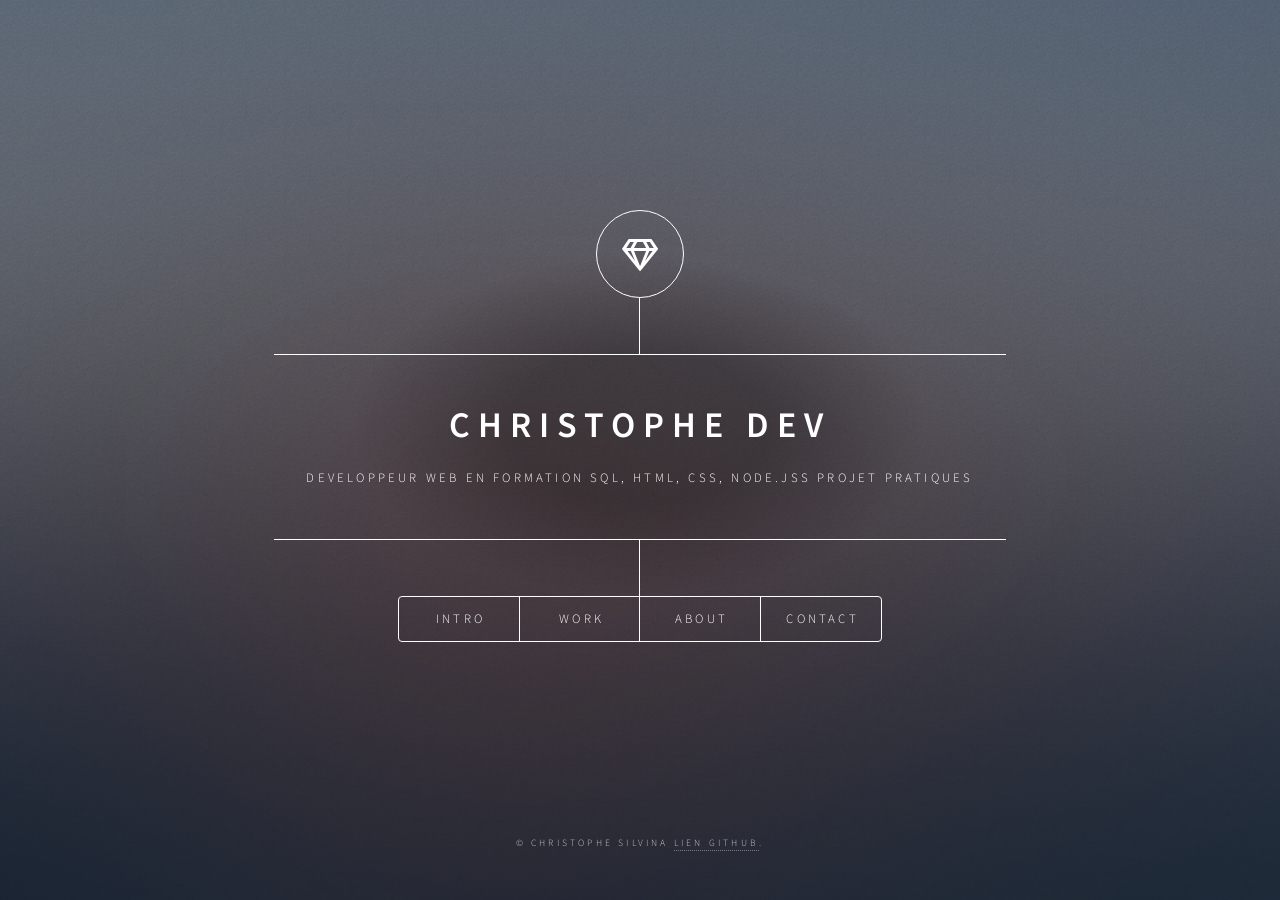
<file: Portfolio_Static_Christophe/index.html>
<!DOCTYPE html>

<html>
  <head>
    <title>Christophe Dev</title>
    <meta charset="utf-8" />
    <meta
      name="viewport"
      content="width=device-width, initial-scale=1, user-scalable=no"
    />
    <link rel="stylesheet" href="assets/css/main.css" />
    <noscript
      ><link rel="stylesheet" href="assets/css/noscript.css"
    /></noscript>
  </head>
  <body class="is-preload">
    
    <div id="wrapper">
     
      <header id="header">
        <div class="logo">
          <span class="icon fa-gem"></span>
        </div>
        <div class="content">
          <div class="inner">
            <h1>Christophe Dev</h1>
            <p>
              Developpeur Web en formation SQL, HTML, CSS, Node.jss
              <a href="https://github.com/Kranlearn"></a> projet pratiques<br />
            </p>
          </div>
        </div>
        <nav>
          <ul>
            <li><a href="#intro">Intro</a></li>
            <li><a href="#work">Work</a></li>
            <li><a href="#about">About</a></li>
            <li><a href="#contact">Contact</a></li>
          </ul>
        </nav>
      </header>

      <div id="main">
        <article id="intro">
          <h2 class="major">Intro</h2>
          <span class="image main"><img src="images/pic01.jpg" alt="" /></span>
          <p>
            Salut! Je m'appel Christophe et je suis Developpeur Web Juniour - SQL & Application Web Spécialisé en structure de bases 
			      de donnée et logique backend. Je me spécialise dans le SQL, la création de bases de
            données relationnelles et la construction de projets web complets.
            Mon objectif: devenir indépendant et produire des applications
            fonctionnelles et propres. 
			      Je developpe des projets concrets orientés logique métier, avec une attention particulière à la propreté du schéma, 
		      	à l'optimisation des requetes et à la clarté du code. 
			      Actuellement en recherche d'une première opportunité professionnelle pour mettre mes compétences en pratique.

			<br /><a href="#work">awesome work</a>.
          </p>
        </article>

        <article id="work">
          <h2 class="major">Mes projets</h2>
          <h3>Projet SQL: Gestion de tâches</h3>
          <span class="image main"><img src="images/pic02.jpg" alt="" /></span>
          <p>
            Création d'une bases de données relationnelle permettant la gestion de tâches par utilisateurs
			avec tables users, tasks, projets.
            Requêtes avancées avec JOIN, GROUP BY, créations de VIEW pour
            simplifier l'accès aux données.
			Permettant d'afficher:
			 <ul>
				<li> Nombre total de tâches par utilisateurs</li>
				<li>Tâches complétées, Tâches en retard</li>
				<li> Taux de complétion (%)</li>
				<li> Corréction et optimisation du schéma (normalisation des noms de colonnes, gestion des erreurs 1054)</li>
			 </ul>
			
          </p>
          <a
            class="button"
            href="file:///C:/Users/Christophe/Desktop/programmation/to-do-list/index.html"
            >Voir le code</a
          >
        </article>
        <br />
        <article id="work">
          <h3>API Méteo</h3>
          <span class="image main"><img src="images/pic02.jpg" alt="" /></span>
          <p>
            Une interface connectée en temps réel, avec graphique dynamique et
            affichage stylisé. Utilisation d’API, traitement de données, et
            visualisation avec Chart.js.
            Compétence utilisé.
            <ul>
              <li>HTML</li>
              <li>CSS</li>
              <li>Javascript</li>
            </ul>
          </p>
          <a class="button"
            href="https://github.com/Kranlearn/Projet_to_do_list-sort-some-user-and-task/blob/main/todo_db.sql"
            >Voir le code</a
          >
        </article>
 <br />
        <article id="work">
          <h3>Site vitrine - Robbie Lens </h3>
          <span class="image main"><img src="images/Capture d'écran 2026-02-17 161908.png" alt="" /></span>
          <p>
            A partir d'un cours de la plateforme OpenClassroom je devais me réferer au énoncer et exercice d'entrainement pour construire 
            intégralement et structurer le site de l'artiste <em>Robbie Lens.</em>
             <ul>
              <li>HTML</li>
              <li>CSS</li>
              <li>Javascript</li>
            </ul>
          </p>
          <a
            class="button"
            href="https://github.com/Kranlearn/Web-site-Robbie"
            >Voir le code</a
          >
        </article>

        <article id="about">
          <h2 class="major">About</h2>
          <span class="image main"><img src="images/fotis-fotopoulos-6sAl6aQ4OWI-unsplash.jpg" alt="" /></span>
          <p>
            Je travaille principalement avec HTML, CSS, Javascript et SQL.
            J'aime construire des projets intéractifs et efficaces, en testant 
            et en apprenant constamment.
            Pour moi, chaque projet est une opportunité d'améliorer mes compétences et de créer quelque 
            chose de concret.
          </p>
            <p>
            Mon objectif est de continuer à progresser en développement web et en base de données,
            pour pouvoir contribuer à des projets réels et démontrer qu'un junior motivé peut produire 
            un travail de qualité.
          </p>
        </article>

        <article id="contact">
          <h2 class="major">Contact</h2>
          <form method="post" action="#">
            <div class="fields">
              <div class="field half">
                <label for="name">Name</label>
                <input type="text" name="name" id="name" />
              </div>
              <div class="field half">
                <label for="email">Email</label>
                <input type="text" name="email" id="email" />
              </div>
              <div class="field">
                <label for="message">Message</label>
                <textarea name="message" id="message" rows="4"></textarea>
              </div>
            </div>
            <ul class="actions">
              <li>
                <input type="submit" value="Send Message" class="primary" />
              </li>
              <li><input type="reset" value="Reset" /></li>
            </ul>
          </form>
          <ul class="icons">
            <li>
              <a href="#" class="icon brands fa-twitter"
                ><span class="label">Twitter</span></a
              >
            </li>
            <li>
              <a href="#" class="icon brands fa-facebook-f"
                ><span class="label">Facebook</span></a
              >
            </li>
            <li>
              <a href="#" class="icon brands fa-instagram"
                ><span class="label">Instagram</span></a
              >
            </li>
            <li>
              <a href="#" class="icon brands fa-github"
                ><span class="label">GitHub</span></a
              >
            </li>
          </ul>
        </article>

        <!-- Elements -->
        <article id="elements">
          <h2 class="major">Elements</h2>

          <section>
            <h3 class="major">Text</h3>
            <p>
              This is <b>bold</b> and this is <strong>strong</strong>. This is
              <i>italic</i> and this is <em>emphasized</em>. This is
              <sup>superscript</sup> text and this is <sub>subscript</sub> text.
              This is <u>underlined</u> and this is code:
              <code>for (;;) { ... }</code>. Finally,
              <a href="#">this is a link</a>.
            </p>
            <hr />
            <h2>Heading Level 2</h2>
            <h3>Heading Level 3</h3>
            <h4>Heading Level 4</h4>
            <h5>Heading Level 5</h5>
            <h6>Heading Level 6</h6>
            <hr />
            <h4>Blockquote</h4>
            <blockquote>
              Fringilla nisl. Donec accumsan interdum nisi, quis tincidunt felis
              sagittis eget tempus euismod. Vestibulum ante ipsum primis in
              faucibus vestibulum. Blandit adipiscing eu felis iaculis volutpat
              ac adipiscing accumsan faucibus. Vestibulum ante ipsum primis in
              faucibus lorem ipsum dolor sit amet nullam adipiscing eu felis.
            </blockquote>
            <h4>Preformatted</h4>
            <pre><code>i = 0;

while (!deck.isInOrder()) {
    print 'Iteration ' + i;
    deck.shuffle();
    i++;
}

print 'It took ' + i + ' iterations to sort the deck.';</code></pre>
          </section>

          <section>
            <h3 class="major">Lists</h3>

            <h4>Unordered</h4>
            <ul>
              <li>Dolor pulvinar etiam.</li>
              <li>Sagittis adipiscing.</li>
              <li>Felis enim feugiat.</li>
            </ul>

            <h4>Alternate</h4>
            <ul class="alt">
              <li>Dolor pulvinar etiam.</li>
              <li>Sagittis adipiscing.</li>
              <li>Felis enim feugiat.</li>
            </ul>

            <h4>Ordered</h4>
            <ol>
              <li>Dolor pulvinar etiam.</li>
              <li>Etiam vel felis viverra.</li>
              <li>Felis enim feugiat.</li>
              <li>Dolor pulvinar etiam.</li>
              <li>Etiam vel felis lorem.</li>
              <li>Felis enim et feugiat.</li>
            </ol>
            <h4>Icons</h4>
            <ul class="icons">
              <li>
                <a href="#" class="icon brands fa-twitter"
                  ><span class="label">Twitter</span></a
                >
              </li>
              <li>
                <a href="#" class="icon brands fa-facebook-f"
                  ><span class="label">Facebook</span></a
                >
              </li>
              <li>
                <a href="#" class="icon brands fa-instagram"
                  ><span class="label">Instagram</span></a
                >
              </li>
              <li>
                <a
                  href="https://github.com/Kranlearn"
                  class="icon brands fa-github"
                  ><span class="label">Github</span></a
                >
              </li>
            </ul>

            <h4>Actions</h4>
            <ul class="actions">
              <li><a href="#" class="button primary">Default</a></li>
              <li><a href="#" class="button">Default</a></li>
            </ul>
            <ul class="actions stacked">
              <li><a href="#" class="button primary">Default</a></li>
              <li><a href="#" class="button">Default</a></li>
            </ul>
          </section>

          <section>
            <h3 class="major">Table</h3>
            <h4>Default</h4>
            <div class="table-wrapper">
              <table>
                <thead>
                  <tr>
                    <th>Name</th>
                    <th>Description</th>
                    <th>Price</th>
                  </tr>
                </thead>
                <tbody>
                  <tr>
                    <td>Item One</td>
                    <td>Ante turpis integer aliquet porttitor.</td>
                    <td>29.99</td>
                  </tr>
                  <tr>
                    <td>Item Two</td>
                    <td>Vis ac commodo adipiscing arcu aliquet.</td>
                    <td>19.99</td>
                  </tr>
                  <tr>
                    <td>Item Three</td>
                    <td>Morbi faucibus arcu accumsan lorem.</td>
                    <td>29.99</td>
                  </tr>
                  <tr>
                    <td>Item Four</td>
                    <td>Vitae integer tempus condimentum.</td>
                    <td>19.99</td>
                  </tr>
                  <tr>
                    <td>Item Five</td>
                    <td>Ante turpis integer aliquet porttitor.</td>
                    <td>29.99</td>
                  </tr>
                </tbody>
                <tfoot>
                  <tr>
                    <td colspan="2"></td>
                    <td>100.00</td>
                  </tr>
                </tfoot>
              </table>
            </div>

            <h4>Alternate</h4>
            <div class="table-wrapper">
              <table class="alt">
                <thead>
                  <tr>
                    <th>Name</th>
                    <th>Description</th>
                    <th>Price</th>
                  </tr>
                </thead>
                <tbody>
                  <tr>
                    <td>Item One</td>
                    <td>Ante turpis integer aliquet porttitor.</td>
                    <td>29.99</td>
                  </tr>
                  <tr>
                    <td>Item Two</td>
                    <td>Vis ac commodo adipiscing arcu aliquet.</td>
                    <td>19.99</td>
                  </tr>
                  <tr>
                    <td>Item Three</td>
                    <td>Morbi faucibus arcu accumsan lorem.</td>
                    <td>29.99</td>
                  </tr>
                  <tr>
                    <td>Item Four</td>
                    <td>Vitae integer tempus condimentum.</td>
                    <td>19.99</td>
                  </tr>
                  <tr>
                    <td>Item Five</td>
                    <td>Ante turpis integer aliquet porttitor.</td>
                    <td>29.99</td>
                  </tr>
                </tbody>
                <tfoot>
                  <tr>
                    <td colspan="2"></td>
                    <td>100.00</td>
                  </tr>
                </tfoot>
              </table>
            </div>
          </section>

          <section>
            <h3 class="major">Buttons</h3>
            <ul class="actions">
              <li><a href="#" class="button primary">Primary</a></li>
              <li><a href="#" class="button">Default</a></li>
            </ul>
            <ul class="actions">
              <li><a href="#" class="button">Default</a></li>
              <li><a href="#" class="button small">Small</a></li>
            </ul>
            <ul class="actions">
              <li>
                <a href="#" class="button primary icon solid fa-download"
                  >Icon</a
                >
              </li>
              <li>
                <a href="#" class="button icon solid fa-download">Icon</a>
              </li>
            </ul>
            <ul class="actions">
              <li><span class="button primary disabled">Disabled</span></li>
              <li><span class="button disabled">Disabled</span></li>
            </ul>
          </section>

          <section>
            <h3 class="major">Form</h3>
            <form method="post" action="#">
              <div class="fields">
                <div class="field half">
                  <label for="demo-name">Name</label>
                  <input
                    type="text"
                    name="demo-name"
                    id="demo-name"
                    value=""
                    placeholder="Jane Doe"
                  />
                </div>
                <div class="field half">
                  <label for="demo-email">Email</label>
                  <input
                    type="email"
                    name="demo-email"
                    id="demo-email"
                    value=""
                    placeholder="jane@untitled.tld"
                  />
                </div>
                <div class="field">
                  <label for="demo-category">Category</label>
                  <select name="demo-category" id="demo-category">
                    <option value="">-</option>
                    <option value="1">Manufacturing</option>
                    <option value="1">Shipping</option>
                    <option value="1">Administration</option>
                    <option value="1">Human Resources</option>
                  </select>
                </div>
                <div class="field half">
                  <input
                    type="radio"
                    id="demo-priority-low"
                    name="demo-priority"
                    checked
                  />
                  <label for="demo-priority-low">Low</label>
                </div>
                <div class="field half">
                  <input
                    type="radio"
                    id="demo-priority-high"
                    name="demo-priority"
                  />
                  <label for="demo-priority-high">High</label>
                </div>
                <div class="field half">
                  <input type="checkbox" id="demo-copy" name="demo-copy" />
                  <label for="demo-copy">Email me a copy</label>
                </div>
                <div class="field half">
                  <input
                    type="checkbox"
                    id="demo-human"
                    name="demo-human"
                    checked
                  />
                  <label for="demo-human">Not a robot</label>
                </div>
                <div class="field">
                  <label for="demo-message">Message</label>
                  <textarea
                    name="demo-message"
                    id="demo-message"
                    placeholder="Enter your message"
                    rows="6"
                  ></textarea>
                </div>
              </div>
              <ul class="actions">
                <li>
                  <input type="submit" value="Send Message" class="primary" />
                </li>
                <li><input type="reset" value="Reset" /></li>
              </ul>
            </form>
          </section>
        </article>
      </div>

      <footer id="footer">
        <p class="copyright">
          &copy; Christophe Silvina
          <a href="https://github.com/Kranlearn?tab=repositories">Lien Github</a
          >.
        </p>
      </footer>
    </div>

    <!-- BG -->
    <div id="bg"></div>

    <!-- Scripts -->
    <script src="assets/js/jquery.min.js"></script>
    <script src="assets/js/browser.min.js"></script>
    <script src="assets/js/breakpoints.min.js"></script>
    <script src="assets/js/util.js"></script>
    <script src="assets/js/main.js"></script>
  </body>
</html>
</file>
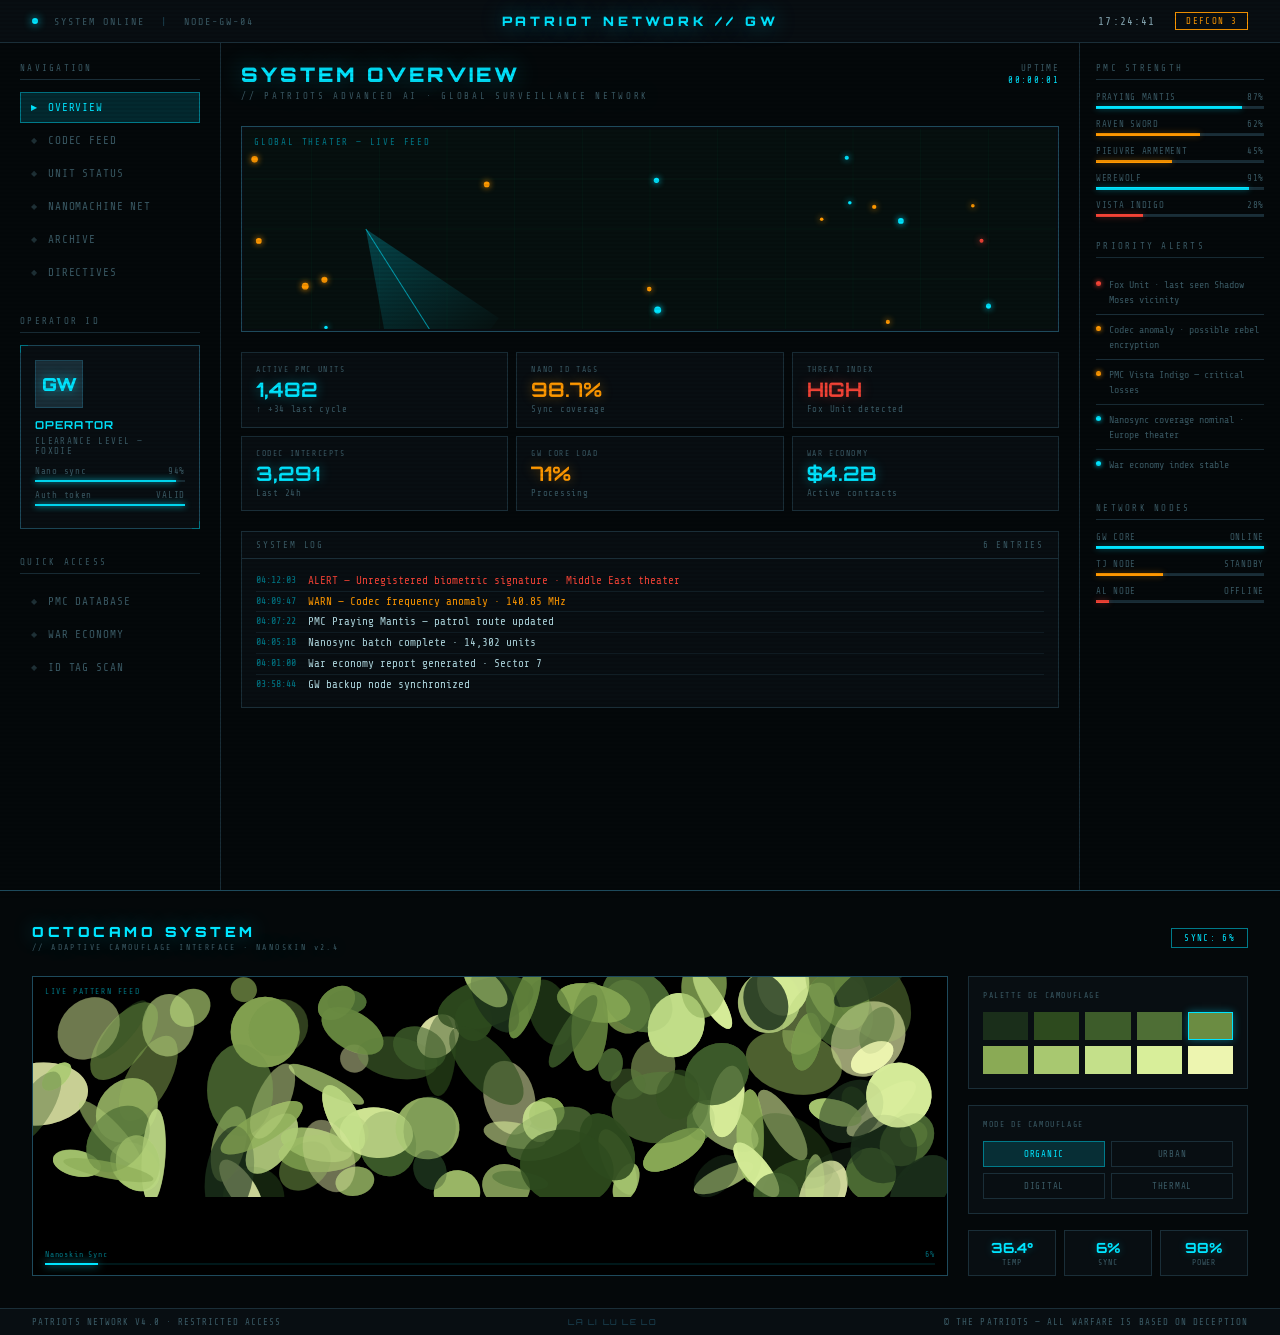
<file: Portfolio_Static_Christophe/GW-Christophe/gw-dashboard.html>
<!DOCTYPE html>
<html lang="en">
<head>
  <meta charset="UTF-8" />
  <meta name="viewport" content="width=device-width, initial-scale=1.0" />
  <title>GW — PATRIOT NETWORK</title>
  <link href="https://fonts.googleapis.com/css2?family=Share+Tech+Mono&family=Orbitron:wght@400;700;900&display=swap" rel="stylesheet" />
  <style>
    :root {
      --bg: #04080a;
      --surface: #080e12;
      --border: #1a2e38;
      --border-bright: #1e4a5c;
      --green: #00e5ff;
      --green-dim: #007a8a;
      --green-glow: rgba(0,229,255,0.15);
      --amber: #ff9800;
      --red: #f44336;
      --text: #b0d8e0;
      --muted: #3a5a65;
      --metal: #8aacb8;
    }

    *, *::before, *::after { box-sizing: border-box; margin: 0; padding: 0; }

    body {
      font-family: 'Share Tech Mono', monospace;
      background: var(--bg);
      color: var(--text);
      min-height: 100vh;
      overflow-x: hidden;
      cursor: crosshair;
    }

    /* Scanlines overlay */
    body::after {
      content: '';
      position: fixed;
      inset: 0;
      background: repeating-linear-gradient(
        0deg,
        transparent,
        transparent 2px,
        rgba(0,0,0,0.08) 2px,
        rgba(0,0,0,0.08) 4px
      );
      pointer-events: none;
      z-index: 9999;
    }

    /* Corner brackets mixin */
    .bracketed {
      position: relative;
    }
    .bracketed::before,
    .bracketed::after {
      content: '';
      position: absolute;
      width: 10px;
      height: 10px;
      border-color: var(--green);
      border-style: solid;
    }
    .bracketed::before { top: -1px; left: -1px; border-width: 1px 0 0 1px; }
    .bracketed::after  { top: -1px; right: -1px; border-width: 1px 1px 0 0; }

    /* ── Top bar ───────────────────────────────────── */
    .topbar {
      display: grid;
      grid-template-columns: 1fr auto 1fr;
      align-items: center;
      padding: 12px 32px;
      border-bottom: 1px solid var(--border);
      background: var(--surface);
      position: sticky;
      top: 0;
      z-index: 100;
    }

    .topbar-left {
      display: flex;
      align-items: center;
      gap: 16px;
    }

    .status-dot {
      width: 6px;
      height: 6px;
      border-radius: 50%;
      background: var(--green);
      box-shadow: 0 0 8px var(--green);
      animation: pulse 2s infinite;
    }

    @keyframes pulse {
      0%, 100% { opacity: 1; }
      50% { opacity: 0.3; }
    }

    .topbar-label {
      font-size: 10px;
      letter-spacing: 0.2em;
      color: var(--muted);
      text-transform: uppercase;
    }

    .topbar-title {
      font-family: 'Orbitron', monospace;
      font-size: 13px;
      font-weight: 900;
      letter-spacing: 0.3em;
      color: var(--green);
      text-align: center;
      text-shadow: 0 0 20px rgba(0,229,255,0.5);
    }

    .topbar-right {
      display: flex;
      justify-content: flex-end;
      align-items: center;
      gap: 20px;
    }

    .clock {
      font-size: 11px;
      color: var(--metal);
      letter-spacing: 0.1em;
    }

    .threat-badge {
      font-size: 9px;
      padding: 3px 10px;
      border: 1px solid var(--amber);
      color: var(--amber);
      letter-spacing: 0.15em;
      text-transform: uppercase;
    }

    /* ── Layout ───────────────────────────────────── */
    .layout {
      display: grid;
      grid-template-columns: 220px 1fr 200px;
      grid-template-rows: auto;
      gap: 1px;
      background: var(--border);
      min-height: calc(100vh - 53px);
    }

    .panel {
      background: var(--bg);
      padding: 20px;
    }

    /* ── Left panel ───────────────────────────────── */
    .panel-left {}

    .panel-section {
      margin-bottom: 28px;
    }

    .section-label {
      font-size: 9px;
      letter-spacing: 0.25em;
      text-transform: uppercase;
      color: var(--muted);
      margin-bottom: 12px;
      padding-bottom: 6px;
      border-bottom: 1px solid var(--border);
    }

    .nav-item {
      display: flex;
      align-items: center;
      gap: 10px;
      padding: 8px 10px;
      font-size: 11px;
      letter-spacing: 0.08em;
      color: var(--muted);
      cursor: pointer;
      border: 1px solid transparent;
      transition: all 0.15s;
      margin-bottom: 2px;
      text-transform: uppercase;
    }

    .nav-item:hover { color: var(--text); border-color: var(--border); background: var(--surface); }
    .nav-item.active { color: var(--green); border-color: var(--green-dim); background: var(--green-glow); }

    .nav-item .nav-icon {
      font-size: 8px;
      opacity: 0.5;
    }
    .nav-item.active .nav-icon { opacity: 1; color: var(--green); }

    /* ID card */
    .id-card {
      border: 1px solid var(--border-bright);
      padding: 14px;
      background: var(--surface);
      position: relative;
    }

    .id-card::before, .id-card::after {
      content: '';
      position: absolute;
      width: 8px; height: 8px;
      border-color: var(--green-dim);
      border-style: solid;
    }
    .id-card::before { top: -1px; left: -1px; border-width: 1px 0 0 1px; }
    .id-card::after  { bottom: -1px; right: -1px; border-width: 0 1px 1px 0; }

    .id-avatar {
      width: 48px;
      height: 48px;
      border: 1px solid var(--border-bright);
      background: var(--border);
      display: flex;
      align-items: center;
      justify-content: center;
      font-family: 'Orbitron', monospace;
      font-size: 18px;
      font-weight: 900;
      color: var(--green);
      margin-bottom: 10px;
      text-shadow: 0 0 12px rgba(0,229,255,0.6);
    }

    .id-name {
      font-family: 'Orbitron', monospace;
      font-size: 11px;
      font-weight: 700;
      color: var(--green);
      letter-spacing: 0.1em;
      margin-bottom: 4px;
    }

    .id-role {
      font-size: 9px;
      color: var(--muted);
      letter-spacing: 0.15em;
      text-transform: uppercase;
      margin-bottom: 10px;
    }

    .id-bar {
      display: flex;
      justify-content: space-between;
      font-size: 9px;
      color: var(--muted);
      margin-bottom: 4px;
      letter-spacing: 0.08em;
    }

    .id-progress {
      height: 2px;
      background: var(--border);
      margin-bottom: 8px;
    }

    .id-progress-fill {
      height: 100%;
      background: var(--green);
      box-shadow: 0 0 6px var(--green);
    }

    /* ── Center panel ─────────────────────────────── */
    .panel-center {}

    .center-header {
      display: flex;
      justify-content: space-between;
      align-items: flex-start;
      margin-bottom: 24px;
    }

    .center-title {
      font-family: 'Orbitron', monospace;
      font-size: 20px;
      font-weight: 900;
      color: var(--green);
      letter-spacing: 0.15em;
      text-shadow: 0 0 24px rgba(0,229,255,0.4);
      line-height: 1.2;
    }

    .center-title small {
      display: block;
      font-size: 9px;
      font-weight: 400;
      color: var(--muted);
      letter-spacing: 0.3em;
      margin-top: 4px;
      font-family: 'Share Tech Mono', monospace;
    }

    .sys-status {
      font-size: 9px;
      color: var(--green);
      letter-spacing: 0.15em;
      text-align: right;
    }

    .sys-status span { display: block; color: var(--muted); margin-bottom: 2px; }

    /* Map / radar */
    .radar-wrap {
      border: 1px solid var(--border-bright);
      background: var(--surface);
      padding: 2px;
      margin-bottom: 20px;
      position: relative;
      overflow: hidden;
    }

    .radar-label {
      position: absolute;
      top: 10px;
      left: 12px;
      font-size: 9px;
      letter-spacing: 0.2em;
      color: var(--green-dim);
      z-index: 2;
      text-transform: uppercase;
    }

    canvas#radar {
      display: block;
      width: 100%;
      height: 200px;
    }

    /* Data grid */
    .data-grid {
      display: grid;
      grid-template-columns: repeat(3, 1fr);
      gap: 8px;
      margin-bottom: 20px;
    }

    .data-cell {
      border: 1px solid var(--border);
      padding: 12px 14px;
      background: var(--surface);
      position: relative;
      transition: border-color 0.2s;
    }

    .data-cell:hover { border-color: var(--border-bright); }

    .data-cell-label {
      font-size: 8px;
      letter-spacing: 0.2em;
      text-transform: uppercase;
      color: var(--muted);
      margin-bottom: 6px;
    }

    .data-cell-value {
      font-family: 'Orbitron', monospace;
      font-size: 20px;
      font-weight: 700;
      color: var(--green);
      text-shadow: 0 0 12px rgba(0,229,255,0.4);
      line-height: 1;
      margin-bottom: 4px;
    }

    .data-cell-sub {
      font-size: 9px;
      color: var(--muted);
      letter-spacing: 0.08em;
    }

    .data-cell-value.amber { color: var(--amber); text-shadow: 0 0 12px rgba(255,152,0,0.4); }
    .data-cell-value.red { color: var(--red); text-shadow: 0 0 12px rgba(244,67,54,0.4); }

    /* Log */
    .log-wrap {
      border: 1px solid var(--border);
      background: var(--surface);
    }

    .log-header {
      padding: 8px 14px;
      border-bottom: 1px solid var(--border);
      font-size: 9px;
      letter-spacing: 0.2em;
      text-transform: uppercase;
      color: var(--muted);
      display: flex;
      justify-content: space-between;
    }

    .log-body {
      padding: 12px 14px;
      max-height: 160px;
      overflow-y: auto;
    }

    .log-body::-webkit-scrollbar { width: 2px; }
    .log-body::-webkit-scrollbar-track { background: var(--border); }
    .log-body::-webkit-scrollbar-thumb { background: var(--green-dim); }

    .log-entry {
      display: flex;
      gap: 12px;
      font-size: 11px;
      line-height: 1.8;
      color: var(--muted);
      border-bottom: 1px solid rgba(26,46,56,0.5);
    }

    .log-entry:last-child { border-bottom: none; }

    .log-time { color: var(--green-dim); flex-shrink: 0; font-size: 10px; }
    .log-msg { color: var(--text); }
    .log-msg.warn { color: var(--amber); }
    .log-msg.alert { color: var(--red); }

    /* ── Right panel ──────────────────────────────── */
    .panel-right { padding: 20px 16px; }

    .mini-section { margin-bottom: 24px; }

    .bar-item {
      margin-bottom: 10px;
    }

    .bar-label {
      display: flex;
      justify-content: space-between;
      font-size: 9px;
      color: var(--muted);
      letter-spacing: 0.08em;
      margin-bottom: 4px;
      text-transform: uppercase;
    }

    .bar-track {
      height: 3px;
      background: var(--border);
    }

    .bar-fill {
      height: 100%;
      background: var(--green);
      box-shadow: 0 0 6px rgba(0,229,255,0.4);
      transition: width 1.5s cubic-bezier(0.4,0,0.2,1);
    }

    .bar-fill.amber { background: var(--amber); box-shadow: 0 0 6px rgba(255,152,0,0.4); }
    .bar-fill.red { background: var(--red); box-shadow: 0 0 6px rgba(244,67,54,0.4); }

    .alert-list { list-style: none; }

    .alert-item {
      display: flex;
      align-items: flex-start;
      gap: 8px;
      padding: 7px 0;
      border-bottom: 1px solid var(--border);
      font-size: 10px;
      color: var(--muted);
      line-height: 1.5;
    }

    .alert-item:last-child { border-bottom: none; }

    .alert-dot {
      width: 5px;
      height: 5px;
      border-radius: 50%;
      flex-shrink: 0;
      margin-top: 4px;
    }

    .dot-green { background: var(--green); box-shadow: 0 0 5px var(--green); }
    .dot-amber { background: var(--amber); box-shadow: 0 0 5px var(--amber); }
    .dot-red { background: var(--red); box-shadow: 0 0 5px var(--red); animation: pulse 1s infinite; }

    /* ── Bottom bar ───────────────────────────────── */
    .bottombar {
      background: var(--surface);
      border-top: 1px solid var(--border);
      padding: 8px 32px;
      display: flex;
      justify-content: space-between;
      align-items: center;
      font-size: 9px;
      color: var(--muted);
      letter-spacing: 0.12em;
      text-transform: uppercase;
    }

    .bottombar-center {
      font-family: 'Orbitron', monospace;
      font-size: 8px;
      color: var(--border-bright);
      letter-spacing: 0.2em;
    }

    /* Animations */
    @keyframes fadeIn {
      from { opacity: 0; } to { opacity: 1; }
    }

    .layout { animation: fadeIn 0.8s ease both; }

    /* ── OctoCamo Section ─────────────────────────── */
    .octocamo-section {
      background: var(--bg);
      border-top: 1px solid var(--border-bright);
      padding: 32px;
      animation: fadeIn 0.8s 0.3s ease both;
    }

    .octocamo-header {
      display: flex;
      align-items: center;
      justify-content: space-between;
      margin-bottom: 24px;
    }

    .octocamo-title {
      font-family: 'Orbitron', monospace;
      font-size: 14px;
      font-weight: 900;
      letter-spacing: 0.25em;
      color: var(--green);
      text-shadow: 0 0 20px rgba(0,229,255,0.4);
    }

    .octocamo-title small {
      display: block;
      font-size: 8px;
      font-weight: 400;
      font-family: 'Share Tech Mono', monospace;
      color: var(--muted);
      letter-spacing: 0.3em;
      margin-top: 3px;
    }

    .camo-sync-badge {
      font-size: 9px;
      padding: 4px 12px;
      border: 1px solid var(--green-dim);
      color: var(--green);
      letter-spacing: 0.15em;
      text-transform: uppercase;
    }

    .octocamo-grid {
      display: grid;
      grid-template-columns: 1fr 280px;
      gap: 20px;
    }

    /* Canvas zone */
    .camo-canvas-wrap {
      border: 1px solid var(--border-bright);
      background: #000;
      position: relative;
      overflow: hidden;
    }

    .camo-canvas-wrap canvas {
      display: block;
      width: 100%;
      height: 220px;
    }

    .camo-overlay-label {
      position: absolute;
      top: 10px;
      left: 12px;
      font-size: 8px;
      letter-spacing: 0.2em;
      color: rgba(0,229,255,0.5);
      text-transform: uppercase;
      pointer-events: none;
    }

    .camo-sync-bar-wrap {
      position: absolute;
      bottom: 10px;
      left: 12px;
      right: 12px;
    }

    .camo-sync-label {
      display: flex;
      justify-content: space-between;
      font-size: 8px;
      color: rgba(0,229,255,0.5);
      letter-spacing: 0.1em;
      margin-bottom: 4px;
    }

    .camo-sync-track {
      height: 2px;
      background: rgba(0,229,255,0.1);
    }

    .camo-sync-fill {
      height: 100%;
      background: var(--green);
      box-shadow: 0 0 8px var(--green);
      transition: width 0.5s ease;
    }

    /* Right controls */
    .camo-controls {
      display: flex;
      flex-direction: column;
      gap: 16px;
    }

    .camo-control-block {
      border: 1px solid var(--border);
      background: var(--surface);
      padding: 14px;
    }

    .camo-control-label {
      font-size: 8px;
      letter-spacing: 0.2em;
      text-transform: uppercase;
      color: var(--muted);
      margin-bottom: 12px;
    }

    /* Palette */
    .palette-grid {
      display: grid;
      grid-template-columns: repeat(5, 1fr);
      gap: 6px;
    }

    .palette-swatch {
      height: 28px;
      border: 1px solid transparent;
      cursor: pointer;
      transition: all 0.15s;
      position: relative;
    }

    .palette-swatch:hover { transform: scale(1.1); z-index: 2; }
    .palette-swatch.active { border-color: var(--green); box-shadow: 0 0 8px rgba(0,229,255,0.4); }

    /* Mode buttons */
    .camo-modes {
      display: grid;
      grid-template-columns: 1fr 1fr;
      gap: 6px;
    }

    .camo-mode-btn {
      border: 1px solid var(--border);
      background: transparent;
      color: var(--muted);
      font-family: 'Share Tech Mono', monospace;
      font-size: 9px;
      padding: 7px 8px;
      cursor: pointer;
      letter-spacing: 0.08em;
      text-transform: uppercase;
      transition: all 0.15s;
      text-align: center;
    }

    .camo-mode-btn:hover { border-color: var(--border-bright); color: var(--text); }
    .camo-mode-btn.active { background: var(--green-glow); border-color: var(--green-dim); color: var(--green); }

    /* Stats row */
    .camo-stats {
      display: grid;
      grid-template-columns: repeat(3, 1fr);
      gap: 8px;
    }

    .camo-stat {
      text-align: center;
      padding: 8px 4px;
      border: 1px solid var(--border);
      background: var(--surface);
    }

    .camo-stat-val {
      font-family: 'Orbitron', monospace;
      font-size: 14px;
      font-weight: 700;
      color: var(--green);
      text-shadow: 0 0 8px rgba(0,229,255,0.3);
    }

    .camo-stat-lbl {
      font-size: 8px;
      color: var(--muted);
      letter-spacing: 0.1em;
      text-transform: uppercase;
      margin-top: 2px;
    }
  </style>
</head>
<body>

<!-- TOP BAR -->
<div class="topbar">
  <div class="topbar-left">
    <div class="status-dot"></div>
    <span class="topbar-label">System Online</span>
    <span class="topbar-label" style="color: var(--border-bright)">|</span>
    <span class="topbar-label">NODE-GW-04</span>
  </div>
  <div class="topbar-title">PATRIOT NETWORK // GW</div>
  <div class="topbar-right">
    <span class="clock" id="clock">--:--:--</span>
    <div class="threat-badge">DEFCON 3</div>
  </div>
</div>

<!-- MAIN LAYOUT -->
<div class="layout">

  <!-- LEFT -->
  <div class="panel panel-left">

    <div class="panel-section">
      <div class="section-label">Navigation</div>
      <div class="nav-item active"><span class="nav-icon">▶</span> OVERVIEW</div>
      <div class="nav-item"><span class="nav-icon">◆</span> CODEC FEED</div>
      <div class="nav-item"><span class="nav-icon">◆</span> UNIT STATUS</div>
      <div class="nav-item"><span class="nav-icon">◆</span> NANOMACHINE NET</div>
      <div class="nav-item"><span class="nav-icon">◆</span> ARCHIVE</div>
      <div class="nav-item"><span class="nav-icon">◆</span> DIRECTIVES</div>
    </div>

    <div class="panel-section">
      <div class="section-label">Operator ID</div>
      <div class="id-card">
        <div class="id-avatar">GW</div>
        <div class="id-name">OPERATOR</div>
        <div class="id-role">Clearance Level — FOXDIE</div>
        <div class="id-bar"><span>Nano sync</span><span>94%</span></div>
        <div class="id-progress"><div class="id-progress-fill" style="width:94%"></div></div>
        <div class="id-bar"><span>Auth token</span><span>VALID</span></div>
        <div class="id-progress"><div class="id-progress-fill" style="width:100%"></div></div>
      </div>
    </div>

    <div class="panel-section">
      <div class="section-label">Quick Access</div>
      <div class="nav-item"><span class="nav-icon">◆</span> PMC DATABASE</div>
      <div class="nav-item"><span class="nav-icon">◆</span> WAR ECONOMY</div>
      <div class="nav-item"><span class="nav-icon">◆</span> ID TAG SCAN</div>
    </div>

  </div>

  <!-- CENTER -->
  <div class="panel panel-center">

    <div class="center-header">
      <div class="center-title">
        SYSTEM OVERVIEW
        <small>// PATRIOTS ADVANCED AI · GLOBAL SURVEILLANCE NETWORK</small>
      </div>
      <div class="sys-status">
        <span>UPTIME</span>
        <span id="uptime" style="color:var(--green)">00:00:00</span>
      </div>
    </div>

    <!-- Radar / map -->
    <div class="radar-wrap">
      <div class="radar-label">GLOBAL THEATER — LIVE FEED</div>
      <canvas id="radar" height="200"></canvas>
    </div>

    <!-- Data cells -->
    <div class="data-grid">
      <div class="data-cell">
        <div class="data-cell-label">Active PMC Units</div>
        <div class="data-cell-value" id="pmc">1,482</div>
        <div class="data-cell-sub">↑ +34 last cycle</div>
      </div>
      <div class="data-cell">
        <div class="data-cell-label">Nano ID Tags</div>
        <div class="data-cell-value amber" id="tags">98.7%</div>
        <div class="data-cell-sub">Sync coverage</div>
      </div>
      <div class="data-cell">
        <div class="data-cell-label">Threat Index</div>
        <div class="data-cell-value red" id="threat">HIGH</div>
        <div class="data-cell-sub">Fox Unit detected</div>
      </div>
      <div class="data-cell">
        <div class="data-cell-label">Codec Intercepts</div>
        <div class="data-cell-value" id="codec">3,291</div>
        <div class="data-cell-sub">Last 24h</div>
      </div>
      <div class="data-cell">
        <div class="data-cell-label">GW Core Load</div>
        <div class="data-cell-value amber" id="load">71%</div>
        <div class="data-cell-sub">Processing</div>
      </div>
      <div class="data-cell">
        <div class="data-cell-label">War Economy</div>
        <div class="data-cell-value" id="economy">$4.2B</div>
        <div class="data-cell-sub">Active contracts</div>
      </div>
    </div>

    <!-- Log -->
    <div class="log-wrap">
      <div class="log-header">
        <span>System Log</span>
        <span id="logCount">6 entries</span>
      </div>
      <div class="log-body" id="logBody">
        <div class="log-entry"><span class="log-time">04:12:03</span><span class="log-msg alert">ALERT — Unregistered biometric signature · Middle East theater</span></div>
        <div class="log-entry"><span class="log-time">04:09:47</span><span class="log-msg warn">WARN — Codec frequency anomaly · 140.85 MHz</span></div>
        <div class="log-entry"><span class="log-time">04:07:22</span><span class="log-msg">PMC Praying Mantis — patrol route updated</span></div>
        <div class="log-entry"><span class="log-time">04:05:18</span><span class="log-msg">Nanosync batch complete · 14,302 units</span></div>
        <div class="log-entry"><span class="log-time">04:01:00</span><span class="log-msg">War economy report generated · Sector 7</span></div>
        <div class="log-entry"><span class="log-time">03:58:44</span><span class="log-msg">GW backup node synchronized</span></div>
      </div>
    </div>

  </div>

  <!-- RIGHT -->
  <div class="panel panel-right">

    <div class="mini-section">
      <div class="section-label">PMC Strength</div>
      <div class="bar-item">
        <div class="bar-label"><span>Praying Mantis</span><span>87%</span></div>
        <div class="bar-track"><div class="bar-fill" style="width:0%" data-w="87"></div></div>
      </div>
      <div class="bar-item">
        <div class="bar-label"><span>Raven Sword</span><span>62%</span></div>
        <div class="bar-track"><div class="bar-fill amber" style="width:0%" data-w="62"></div></div>
      </div>
      <div class="bar-item">
        <div class="bar-label"><span>Pieuvre Armement</span><span>45%</span></div>
        <div class="bar-track"><div class="bar-fill amber" style="width:0%" data-w="45"></div></div>
      </div>
      <div class="bar-item">
        <div class="bar-label"><span>Werewolf</span><span>91%</span></div>
        <div class="bar-track"><div class="bar-fill" style="width:0%" data-w="91"></div></div>
      </div>
      <div class="bar-item">
        <div class="bar-label"><span>Vista Indigo</span><span>28%</span></div>
        <div class="bar-track"><div class="bar-fill red" style="width:0%" data-w="28"></div></div>
      </div>
    </div>

    <div class="mini-section">
      <div class="section-label">Priority Alerts</div>
      <ul class="alert-list">
        <li class="alert-item">
          <div class="alert-dot dot-red"></div>
          <span>Fox Unit · last seen Shadow Moses vicinity</span>
        </li>
        <li class="alert-item">
          <div class="alert-dot dot-amber"></div>
          <span>Codec anomaly · possible rebel encryption</span>
        </li>
        <li class="alert-item">
          <div class="alert-dot dot-amber"></div>
          <span>PMC Vista Indigo — critical losses</span>
        </li>
        <li class="alert-item">
          <div class="alert-dot dot-green"></div>
          <span>Nanosync coverage nominal · Europe theater</span>
        </li>
        <li class="alert-item">
          <div class="alert-dot dot-green"></div>
          <span>War economy index stable</span>
        </li>
      </ul>
    </div>

    <div class="mini-section">
      <div class="section-label">Network Nodes</div>
      <div class="bar-item">
        <div class="bar-label"><span>GW Core</span><span>Online</span></div>
        <div class="bar-track"><div class="bar-fill" style="width:0%" data-w="100"></div></div>
      </div>
      <div class="bar-item">
        <div class="bar-label"><span>TJ Node</span><span>Standby</span></div>
        <div class="bar-track"><div class="bar-fill amber" style="width:0%" data-w="40"></div></div>
      </div>
      <div class="bar-item">
        <div class="bar-label"><span>AL Node</span><span>Offline</span></div>
        <div class="bar-track"><div class="bar-fill red" style="width:0%" data-w="8"></div></div>
      </div>
    </div>

  </div>

</div>

<!-- OCTOCAMO SECTION -->
<div class="octocamo-section">
  <div class="octocamo-header">
    <div class="octocamo-title">
      OCTOCAMO SYSTEM
      <small>// ADAPTIVE CAMOUFLAGE INTERFACE · NANOSKIN v2.4</small>
    </div>
    <div class="camo-sync-badge" id="camoSyncBadge">SYNC: 0%</div>
  </div>

  <div class="octocamo-grid">
    <div class="camo-canvas-wrap">
      <div class="camo-overlay-label">LIVE PATTERN FEED</div>
      <canvas id="camoCanvas" height="220"></canvas>
      <div class="camo-sync-bar-wrap">
        <div class="camo-sync-label">
          <span>Nanoskin Sync</span>
          <span id="camoSyncPct">0%</span>
        </div>
        <div class="camo-sync-track">
          <div class="camo-sync-fill" id="camoSyncFill" style="width:0%"></div>
        </div>
      </div>
    </div>

    <div class="camo-controls">
      <div class="camo-control-block">
        <div class="camo-control-label">Palette de camouflage</div>
        <div class="palette-grid" id="paletteGrid"></div>
      </div>

      <div class="camo-control-block">
        <div class="camo-control-label">Mode de camouflage</div>
        <div class="camo-modes">
          <button class="camo-mode-btn active" data-mode="organic">Organic</button>
          <button class="camo-mode-btn" data-mode="urban">Urban</button>
          <button class="camo-mode-btn" data-mode="digital">Digital</button>
          <button class="camo-mode-btn" data-mode="thermal">Thermal</button>
        </div>
      </div>

      <div class="camo-stats">
        <div class="camo-stat">
          <div class="camo-stat-val" id="camoTemp">36.4°</div>
          <div class="camo-stat-lbl">Temp</div>
        </div>
        <div class="camo-stat">
          <div class="camo-stat-val" id="camoSync2">--</div>
          <div class="camo-stat-lbl">Sync</div>
        </div>
        <div class="camo-stat">
          <div class="camo-stat-val" id="camoPower">98%</div>
          <div class="camo-stat-lbl">Power</div>
        </div>
      </div>
    </div>
  </div>
</div>

<!-- BOTTOM BAR -->
<div class="bottombar">
  <span>Patriots Network v4.0 · Restricted Access</span>
  <span class="bottombar-center">LA LI LU LE LO</span>
  <span>© The Patriots — All warfare is based on deception</span>
</div>

<script>
  // ── Clock ────────────────────────────────────────
  function updateClock() {
    const now = new Date();
    document.getElementById('clock').textContent =
      now.toTimeString().slice(0,8);
  }
  setInterval(updateClock, 1000);
  updateClock();

  // ── Uptime ───────────────────────────────────────
  let uptimeSeconds = 0;
  setInterval(() => {
    uptimeSeconds++;
    const h = String(Math.floor(uptimeSeconds / 3600)).padStart(2,'0');
    const m = String(Math.floor((uptimeSeconds % 3600) / 60)).padStart(2,'0');
    const s = String(uptimeSeconds % 60).padStart(2,'0');
    document.getElementById('uptime').textContent = `${h}:${m}:${s}`;
  }, 1000);

  // ── Animate bars ─────────────────────────────────
  setTimeout(() => {
    document.querySelectorAll('.bar-fill[data-w]').forEach(bar => {
      bar.style.width = bar.dataset.w + '%';
    });
  }, 400);

  // ── Radar canvas ─────────────────────────────────
  const canvas = document.getElementById('radar');
  const ctx = canvas.getContext('2d');

  function resizeCanvas() {
    canvas.width = canvas.offsetWidth;
    canvas.height = canvas.offsetHeight;
  }
  resizeCanvas();
  window.addEventListener('resize', resizeCanvas);

  // Blips
  const blips = Array.from({length: 18}, () => ({
    x: Math.random(),
    y: Math.random(),
    type: Math.random() > 0.85 ? 'hostile' : Math.random() > 0.6 ? 'friendly' : 'neutral',
    size: Math.random() * 2 + 1.5,
    alpha: Math.random(),
    alphaDir: Math.random() > 0.5 ? 1 : -1
  }));

  let scanAngle = 0;

  function drawRadar() {
    const W = canvas.width, H = canvas.height;
    ctx.clearRect(0, 0, W, H);

    // Background
    ctx.fillStyle = '#06100f';
    ctx.fillRect(0, 0, W, H);

    // Grid lines
    ctx.strokeStyle = 'rgba(0,70,50,0.3)';
    ctx.lineWidth = 0.5;
    const cols = 12, rows = 4;
    for (let i = 1; i < cols; i++) {
      ctx.beginPath();
      ctx.moveTo(W * i / cols, 0);
      ctx.lineTo(W * i / cols, H);
      ctx.stroke();
    }
    for (let i = 1; i < rows; i++) {
      ctx.beginPath();
      ctx.moveTo(0, H * i / rows);
      ctx.lineTo(W, H * i / rows);
      ctx.stroke();
    }

    // Scan sweep
    const cx = W * 0.15, cy = H * 0.5, r = H * 0.8;
    const grad = ctx.createConicalGradient
      ? null
      : null;

    ctx.save();
    ctx.translate(cx, cy);
    ctx.rotate(scanAngle);
    const sweep = ctx.createLinearGradient(0, 0, r, 0);
    sweep.addColorStop(0, 'rgba(0,229,255,0.25)');
    sweep.addColorStop(1, 'rgba(0,229,255,0)');
    ctx.beginPath();
    ctx.moveTo(0, 0);
    ctx.arc(0, 0, r, -0.4, 0.4);
    ctx.closePath();
    ctx.fillStyle = sweep;
    ctx.fill();
    ctx.restore();

    scanAngle += 0.015;

    // Blips
    blips.forEach(b => {
      b.alpha += b.alphaDir * 0.02;
      if (b.alpha > 1 || b.alpha < 0.2) b.alphaDir *= -1;

      const x = b.x * W, y = b.y * H;
      const color = b.type === 'hostile' ? '#f44336' : b.type === 'friendly' ? '#00e5ff' : '#ff9800';
      ctx.beginPath();
      ctx.arc(x, y, b.size, 0, Math.PI * 2);
      ctx.fillStyle = color.replace(')', `,${b.alpha})`).replace('rgb', 'rgba');
      ctx.shadowBlur = 6;
      ctx.shadowColor = color;
      ctx.fill();
      ctx.shadowBlur = 0;
    });

    // Scan line
    ctx.save();
    ctx.translate(cx, cy);
    ctx.rotate(scanAngle);
    ctx.beginPath();
    ctx.moveTo(0, 0);
    ctx.lineTo(r, 0);
    ctx.strokeStyle = 'rgba(0,229,255,0.6)';
    ctx.lineWidth = 1;
    ctx.stroke();
    ctx.restore();

    requestAnimationFrame(drawRadar);
  }

  drawRadar();

  // ── Live data flicker ────────────────────────────
  function randFlicker(el, base, suffix = '', isInt = true) {
    const delta = isInt
      ? Math.floor(Math.random() * 5) - 2
      : (Math.random() * 0.4 - 0.2).toFixed(1);
    const val = isInt ? base + delta : (parseFloat(base) + parseFloat(delta)).toFixed(1);
    el.textContent = val + suffix;
  }

  setInterval(() => {
    const pmc = document.getElementById('pmc');
    const cur = parseInt(pmc.textContent.replace(',',''));
    const next = cur + Math.floor(Math.random() * 7) - 3;
    pmc.textContent = next.toLocaleString();

    const codec = document.getElementById('codec');
    const c = parseInt(codec.textContent.replace(',',''));
    codec.textContent = (c + Math.floor(Math.random() * 10)).toLocaleString();
  }, 3000);

  // ── Nav items ────────────────────────────────────
  document.querySelectorAll('.nav-item').forEach(item => {
    item.addEventListener('click', () => {
      document.querySelectorAll('.nav-item').forEach(i => i.classList.remove('active'));
      item.classList.add('active');
    });
  });

  // ── OctoCamo ─────────────────────────────────────
  const PALETTES = {
    organic: ['#1a2e1a','#2d4a1e','#3d5c2a','#4e6e35','#6b8c42','#8aaa55','#a8c870','#c4e08a','#d8ee9a','#edf5b0'],
    urban:   ['#1c1c1c','#2e2e2e','#3d3d3d','#4f4f4f','#636363','#7a7a7a','#949494','#b0b0b0','#c8c8c8','#e0e0e0'],
    digital: ['#001a0d','#003320','#004d33','#006644','#008055','#1a9966','#33b377','#4dcc88','#66e699','#80ffaa'],
    thermal: ['#0d0028','#200050','#3d0080','#6600b3','#9900cc','#bf00ff','#d940ff','#ee80ff','#f5b3ff','#fce6ff'],
  };

  let camoMode = 'organic';
  let activePalette = PALETTES.organic;
  let activeSwatchIdx = 4;
  let camoSyncValue = 0;
  let camoParticles = [];

  // Build palette swatches
  function buildPalette(mode) {
    const grid = document.getElementById('paletteGrid');
    grid.innerHTML = '';
    PALETTES[mode].forEach((color, i) => {
      const sw = document.createElement('div');
      sw.className = 'palette-swatch' + (i === activeSwatchIdx ? ' active' : '');
      sw.style.background = color;
      sw.addEventListener('click', () => {
        activeSwatchIdx = i;
        document.querySelectorAll('.palette-swatch').forEach((s,j) => s.classList.toggle('active', j===i));
      });
      grid.appendChild(sw);
    });
  }

  buildPalette(camoMode);

  // Mode buttons
  document.querySelectorAll('.camo-mode-btn').forEach(btn => {
    btn.addEventListener('click', () => {
      document.querySelectorAll('.camo-mode-btn').forEach(b => b.classList.remove('active'));
      btn.classList.add('active');
      camoMode = btn.dataset.mode;
      activePalette = PALETTES[camoMode];
      activeSwatchIdx = 4;
      buildPalette(camoMode);
      camoParticles = [];
    });
  });

  // Canvas setup
  const camoCanvas = document.getElementById('camoCanvas');
  const camoCtx = camoCanvas.getContext('2d');

  function resizeCamo() {
    camoCanvas.width = camoCanvas.offsetWidth;
    camoCanvas.height = camoCanvas.offsetHeight;
    camoParticles = [];
  }
  resizeCamo();
  window.addEventListener('resize', resizeCamo);

  // Init particles
  function initParticles() {
    const W = camoCanvas.width, H = camoCanvas.height;
    if (camoParticles.length < 120) {
      for (let i = camoParticles.length; i < 120; i++) {
        camoParticles.push({
          x: Math.random() * W,
          y: Math.random() * H,
          w: Math.random() * 40 + 10,
          h: Math.random() * 30 + 8,
          angle: Math.random() * Math.PI,
          color: activePalette[Math.floor(Math.random() * activePalette.length)],
          alpha: Math.random() * 0.7 + 0.2,
          alphaDir: Math.random() > 0.5 ? 1 : -1,
          speed: Math.random() * 0.3 + 0.05,
          dx: (Math.random() - 0.5) * 0.4,
          dy: (Math.random() - 0.5) * 0.4,
        });
      }
    }
  }

  function drawCamo() {
    const W = camoCanvas.width, H = camoCanvas.height;
    initParticles();

    // Fade background
    camoCtx.fillStyle = 'rgba(0,0,0,0.06)';
    camoCtx.fillRect(0, 0, W, H);

    camoParticles.forEach(p => {
      // Update
      p.x += p.dx;
      p.y += p.dy;
      p.alpha += p.alphaDir * 0.004;
      if (p.alpha > 0.85) p.alphaDir = -1;
      if (p.alpha < 0.1)  p.alphaDir = 1;
      if (p.x < -50) p.x = W + 50;
      if (p.x > W + 50) p.x = -50;
      if (p.y < -50) p.y = H + 50;
      if (p.y > H + 50) p.y = -50;

      // Draw organic blob
      camoCtx.save();
      camoCtx.translate(p.x, p.y);
      camoCtx.rotate(p.angle);
      camoCtx.globalAlpha = p.alpha;

      if (camoMode === 'digital') {
        // Sharp rectangles for digital mode
        camoCtx.fillStyle = p.color;
        camoCtx.fillRect(-p.w/2, -p.h/2, p.w, p.h);
      } else {
        // Soft ellipses for others
        camoCtx.beginPath();
        camoCtx.ellipse(0, 0, p.w, p.h, 0, 0, Math.PI * 2);
        camoCtx.fillStyle = p.color;
        camoCtx.fill();
      }

      camoCtx.restore();
    });

    // Occasional color refresh
    if (Math.random() < 0.008) {
      const p = camoParticles[Math.floor(Math.random() * camoParticles.length)];
      p.color = activePalette[Math.floor(Math.random() * activePalette.length)];
    }

    // Grid overlay for digital mode
    if (camoMode === 'digital') {
      camoCtx.strokeStyle = 'rgba(0,255,100,0.06)';
      camoCtx.lineWidth = 0.5;
      for (let x = 0; x < W; x += 16) {
        camoCtx.beginPath(); camoCtx.moveTo(x,0); camoCtx.lineTo(x,H); camoCtx.stroke();
      }
      for (let y = 0; y < H; y += 16) {
        camoCtx.beginPath(); camoCtx.moveTo(0,y); camoCtx.lineTo(W,y); camoCtx.stroke();
      }
    }

    requestAnimationFrame(drawCamo);
  }

  drawCamo();

  // Sync bar animation
  let syncTarget = 0;
  setInterval(() => {
    syncTarget = Math.min(100, syncTarget + Math.floor(Math.random() * 8) + 1);
    if (syncTarget >= 100) syncTarget = Math.floor(Math.random() * 30) + 60;
    camoSyncValue = syncTarget;

    document.getElementById('camoSyncFill').style.width = syncTarget + '%';
    document.getElementById('camoSyncPct').textContent = syncTarget + '%';
    document.getElementById('camoSync2').textContent = syncTarget + '%';
    document.getElementById('camoSyncBadge').textContent = 'SYNC: ' + syncTarget + '%';
  }, 800);

  // Temp flicker
  setInterval(() => {
    const t = (36 + Math.random() * 1.5).toFixed(1);
    document.getElementById('camoTemp').textContent = t + '°';
  }, 2000);
</script>
</body>
</html>
</file>
<file: Portfolio_Static_Christophe/assets/css/noscript.css>
/*
	Dimension by HTML5 UP
	html5up.net | @ajlkn
	Free for personal and commercial use under the CCA 3.0 license (html5up.net/license)
*/

/* BG */

	body.is-preload #bg:before {
		background-color: transparent;
	}

/* Header */

	body.is-preload #header {
		-moz-filter: none;
		-webkit-filter: none;
		-ms-filter: none;
		filter: none;
	}

		body.is-preload #header > * {
			opacity: 1;
		}

		body.is-preload #header .content .inner {
			max-height: none;
			padding: 3rem 2rem;
			opacity: 1;
		}

/* Main */

	#main article {
		opacity: 1;
		margin: 4rem 0 0 0;
	}
</file>
<file: Portfolio_Static_Christophe/assets/css/main.css>
@import url(fontawesome-all.min.css);
@import url("https://fonts.googleapis.com/css?family=Source+Sans+Pro:300italic,600italic,300,600");

html, body, div, span, applet, object,
iframe, h1, h2, h3, h4, h5, h6, p, blockquote,
pre, a, abbr, acronym, address, big, cite,
code, del, dfn, em, img, ins, kbd, q, s, samp,
small, strike, strong, sub, sup, tt, var, b,
u, i, center, dl, dt, dd, ol, ul, li, fieldset,
form, label, legend, table, caption, tbody,
tfoot, thead, tr, th, td, article, aside,
canvas, details, embed, figure, figcaption,
footer, header, hgroup, menu, nav, output, ruby,
section, summary, time, mark, audio, video {
	margin: 0;
	padding: 0;
	border: 0;
	font-size: 100%;
	font: inherit;
	vertical-align: baseline;}

article, aside, details, figcaption, figure,
footer, header, hgroup, menu, nav, section {
	display: block;}

body {
	line-height: 1;
}

ol, ul {
	list-style: none;
}

blockquote, q {
	quotes: none;
}

	blockquote:before, blockquote:after, q:before, q:after {
		content: '';
		content: none;
	}

table {
	border-collapse: collapse;
	border-spacing: 0;
}

body {
	-webkit-text-size-adjust: none;
}

mark {
	background-color: transparent;
	color: inherit;
}

input::-moz-focus-inner {
	border: 0;
	padding: 0;
}

input, select, textarea {
	-moz-appearance: none;
	-webkit-appearance: none;
	-ms-appearance: none;
	appearance: none;
}

/* Basic */

	@-ms-viewport {
		width: device-width;
	}

	@media screen and (max-width: 480px) {

		html, body {
			min-width: 320px;
		}

	}

	html {
		box-sizing: border-box;
	}

	*, *:before, *:after {
		box-sizing: inherit;
	}

	body {
		background: #1b1f22;
	}

		body.is-preload *, body.is-preload *:before, body.is-preload *:after {
			-moz-animation: none !important;
			-webkit-animation: none !important;
			-ms-animation: none !important;
			animation: none !important;
			-moz-transition: none !important;
			-webkit-transition: none !important;
			-ms-transition: none !important;
			transition: none !important;
		}

/* Type */

	html {
		font-size: 16pt;
	}

		@media screen and (max-width: 1680px) {

			html {
				font-size: 12pt;
			}

		}

		@media screen and (max-width: 736px) {

			html {
				font-size: 11pt;
			}

		}

		@media screen and (max-width: 360px) {

			html {
				font-size: 10pt;
			}

		}

	body, input, select, textarea {
		color: #ffffff;
		font-family: "Source Sans Pro", sans-serif;
		font-weight: 300;
		font-size: 1rem;
		line-height: 1.65;
	}

	a {
		-moz-transition: color 0.2s ease-in-out, background-color 0.2s ease-in-out, border-bottom-color 0.2s ease-in-out;
		-webkit-transition: color 0.2s ease-in-out, background-color 0.2s ease-in-out, border-bottom-color 0.2s ease-in-out;
		-ms-transition: color 0.2s ease-in-out, background-color 0.2s ease-in-out, border-bottom-color 0.2s ease-in-out;
		transition: color 0.2s ease-in-out, background-color 0.2s ease-in-out, border-bottom-color 0.2s ease-in-out;
		border-bottom: dotted 1px rgba(255, 255, 255, 0.5);
		text-decoration: none;
		color: inherit;
	}

		a:hover {
			border-bottom-color: transparent;
		}

	strong, b {
		color: #ffffff;
		font-weight: 600;
	}

	em, i {
		font-style: italic;
		color: whitesmoke;
	}

	p {
		margin: 0 0 2rem 0;
	}

	h1, h2, h3, h4, h5, h6 {
		color: #ffffff;
		font-weight: 600;
		line-height: 1.5;
		margin: 0 0 1rem 0;
		text-transform: uppercase;
		letter-spacing: 0.2rem;
	}

		h1 a, h2 a, h3 a, h4 a, h5 a, h6 a {
			color: inherit;
			text-decoration: none;
		}

		h1.major, h2.major, h3.major, h4.major, h5.major, h6.major {
			border-bottom: solid 1px #ffffff;
			width: -moz-max-content;
			width: -webkit-max-content;
			width: -ms-max-content;
			width: max-content;
			padding-bottom: 0.5rem;
			margin: 0 0 2rem 0;
		}

	h1 {
		font-size: 2.25rem;
		line-height: 1.3;
		letter-spacing: 0.5rem;
	}

	h2 {
		font-size: 1.5rem;
		line-height: 1.4;
		letter-spacing: 0.5rem;
	}

	h3 {
		font-size: 1rem;
	}

	h4 {
		font-size: 0.8rem;
	}

	h5 {
		font-size: 0.7rem;
	}

	h6 {
		font-size: 0.6rem;
	}

	@media screen and (max-width: 736px) {

		h1 {
			font-size: 1.75rem;
			line-height: 1.4;
		}

		h2 {
			font-size: 1.25em;
			line-height: 1.5;
		}

	}

	sub {
		font-size: 0.8rem;
		position: relative;
		top: 0.5rem;
	}

	sup {
		font-size: 0.8rem;
		position: relative;
		top: -0.5rem;
	}

	blockquote {
		border-left: solid 4px #ffffff;
		font-style: italic;
		margin: 0 0 2rem 0;
		padding: 0.5rem 0 0.5rem 2rem;
	}

	code {
		background: rgba(255, 255, 255, 0.075);
		border-radius: 4px;
		font-family: "Courier New", monospace;
		font-size: 0.9rem;
		margin: 0 0.25rem;
		padding: 0.25rem 0.65rem;
	}

	pre {
		-webkit-overflow-scrolling: touch;
		font-family: "Courier New", monospace;
		font-size: 0.9rem;
		margin: 0 0 2rem 0;
	}

		pre code {
			display: block;
			line-height: 1.75;
			padding: 1rem 1.5rem;
			overflow-x: auto;
		}

	hr {
		border: 0;
		border-bottom: solid 1px #ffffff;
		margin: 2.75rem 0;
	}

	.align-left {
		text-align: left;
	}

	.align-center {
		text-align: center;
	}

	.align-right {
		text-align: right;
	}

/* Form */

	form {
		margin: 0 0 2rem 0;
	}

		form > :last-child {
			margin-bottom: 0;
		}

		form > .fields {
			display: -moz-flex;
			display: -webkit-flex;
			display: -ms-flex;
			display: flex;
			-moz-flex-wrap: wrap;
			-webkit-flex-wrap: wrap;
			-ms-flex-wrap: wrap;
			flex-wrap: wrap;
			width: calc(100% + 3rem);
			margin: -1.5rem 0 2rem -1.5rem;
		}

			form > .fields > .field {
				-moz-flex-grow: 0;
				-webkit-flex-grow: 0;
				-ms-flex-grow: 0;
				flex-grow: 0;
				-moz-flex-shrink: 0;
				-webkit-flex-shrink: 0;
				-ms-flex-shrink: 0;
				flex-shrink: 0;
				padding: 1.5rem 0 0 1.5rem;
				width: calc(100% - 1.5rem);
			}

				form > .fields > .field.half {
					width: calc(50% - 0.75rem);
				}

				form > .fields > .field.third {
					width: calc(100%/3 - 0.5rem);
				}

				form > .fields > .field.quarter {
					width: calc(25% - 0.375rem);
				}

		@media screen and (max-width: 480px) {

			form > .fields {
				width: calc(100% + 3rem);
				margin: -1.5rem 0 2rem -1.5rem;
			}

				form > .fields > .field {
					padding: 1.5rem 0 0 1.5rem;
					width: calc(100% - 1.5rem);
				}

					form > .fields > .field.half {
						width: calc(100% - 1.5rem);
					}

					form > .fields > .field.third {
						width: calc(100% - 1.5rem);
					}

					form > .fields > .field.quarter {
						width: calc(100% - 1.5rem);
					}

		}

	label {
		color: #ffffff;
		display: block;
		font-size: 0.8rem;
		font-weight: 300;
		letter-spacing: 0.2rem;
		line-height: 1.5;
		margin: 0 0 1rem 0;
		text-transform: uppercase;
	}

	input[type="text"],
	input[type="password"],
	input[type="email"],
	input[type="tel"],
	select,
	textarea {
		-moz-appearance: none;
		-webkit-appearance: none;
		-ms-appearance: none;
		appearance: none;
		-moz-transition: border-color 0.2s ease-in-out, box-shadow 0.2s ease-in-out, background-color 0.2s ease-in-out;
		-webkit-transition: border-color 0.2s ease-in-out, box-shadow 0.2s ease-in-out, background-color 0.2s ease-in-out;
		-ms-transition: border-color 0.2s ease-in-out, box-shadow 0.2s ease-in-out, background-color 0.2s ease-in-out;
		transition: border-color 0.2s ease-in-out, box-shadow 0.2s ease-in-out, background-color 0.2s ease-in-out;
		background-color: transparent;
		border-radius: 4px;
		border: solid 1px #ffffff;
		color: inherit;
		display: block;
		outline: 0;
		padding: 0 1rem;
		text-decoration: none;
		width: 100%;
	}

		input[type="text"]:invalid,
		input[type="password"]:invalid,
		input[type="email"]:invalid,
		input[type="tel"]:invalid,
		select:invalid,
		textarea:invalid {
			box-shadow: none;
		}

		input[type="text"]:focus,
		input[type="password"]:focus,
		input[type="email"]:focus,
		input[type="tel"]:focus,
		select:focus,
		textarea:focus {
			background: rgba(255, 255, 255, 0.075);
			border-color: #ffffff;
			box-shadow: 0 0 0 1px #ffffff;
		}

	select {
		background-image: url("data:image/svg+xml;charset=utf8,%3Csvg xmlns='http://www.w3.org/2000/svg' width='40' height='40' preserveAspectRatio='none' viewBox='0 0 40 40'%3E%3Cpath d='M9.4,12.3l10.4,10.4l10.4-10.4c0.2-0.2,0.5-0.4,0.9-0.4c0.3,0,0.6,0.1,0.9,0.4l3.3,3.3c0.2,0.2,0.4,0.5,0.4,0.9 c0,0.4-0.1,0.6-0.4,0.9L20.7,31.9c-0.2,0.2-0.5,0.4-0.9,0.4c-0.3,0-0.6-0.1-0.9-0.4L4.3,17.3c-0.2-0.2-0.4-0.5-0.4-0.9 c0-0.4,0.1-0.6,0.4-0.9l3.3-3.3c0.2-0.2,0.5-0.4,0.9-0.4S9.1,12.1,9.4,12.3z' fill='%23ffffff' /%3E%3C/svg%3E");
		background-size: 1.25rem;
		background-repeat: no-repeat;
		background-position: calc(100% - 1rem) center;
		height: 2.75rem;
		padding-right: 2.75rem;
		text-overflow: ellipsis;
	}

		select option {
			color: #ffffff;
			background: #1b1f22;
		}

		select:focus::-ms-value {
			background-color: transparent;
		}

		select::-ms-expand {
			display: none;
		}

	input[type="text"],
	input[type="password"],
	input[type="email"],
	select {
		height: 2.75rem;
	}

	textarea {
		padding: 0.75rem 1rem;
	}

	input[type="checkbox"],
	input[type="radio"] {
		-moz-appearance: none;
		-webkit-appearance: none;
		-ms-appearance: none;
		appearance: none;
		display: block;
		float: left;
		margin-right: -2rem;
		opacity: 0;
		width: 1rem;
		z-index: -1;
	}

		input[type="checkbox"] + label,
		input[type="radio"] + label {
			text-decoration: none;
			-moz-user-select: none;
			-webkit-user-select: none;
			-ms-user-select: none;
			user-select: none;
			color: #ffffff;
			cursor: pointer;
			display: inline-block;
			font-size: 0.8rem;
			font-weight: 300;
			margin: 0 0 0.5rem 0;
			padding-left: 2.65rem;
			padding-right: 0.75rem;
			position: relative;
		}

			input[type="checkbox"] + label:before,
			input[type="radio"] + label:before {
				-moz-osx-font-smoothing: grayscale;
				-webkit-font-smoothing: antialiased;
				display: inline-block;
				font-style: normal;
				font-variant: normal;
				text-rendering: auto;
				line-height: 1;
				text-transform: none !important;
				font-family: 'Font Awesome 5 Free';
				font-weight: 900;
			}

			input[type="checkbox"] + label:before,
			input[type="radio"] + label:before {
				-moz-transition: border-color 0.2s ease-in-out, box-shadow 0.2s ease-in-out, background-color 0.2s ease-in-out;
				-webkit-transition: border-color 0.2s ease-in-out, box-shadow 0.2s ease-in-out, background-color 0.2s ease-in-out;
				-ms-transition: border-color 0.2s ease-in-out, box-shadow 0.2s ease-in-out, background-color 0.2s ease-in-out;
				transition: border-color 0.2s ease-in-out, box-shadow 0.2s ease-in-out, background-color 0.2s ease-in-out;
				border-radius: 4px;
				border: solid 1px #ffffff;
				content: '';
				display: inline-block;
				height: 1.65rem;
				left: 0;
				line-height: 1.65rem;
				position: absolute;
				text-align: center;
				top: -0.15rem;
				width: 1.65rem;
			}

		input[type="checkbox"]:checked + label:before,
		input[type="radio"]:checked + label:before {
			background: #ffffff !important;
			border-color: #ffffff !important;
			color: #1b1f22;
			content: '\f00c';
		}

		input[type="checkbox"]:focus + label:before,
		input[type="radio"]:focus + label:before {
			background: rgba(255, 255, 255, 0.075);
			border-color: #ffffff;
			box-shadow: 0 0 0 1px #ffffff;
		}

	input[type="checkbox"] + label:before {
		border-radius: 4px;
	}

	input[type="radio"] + label:before {
		border-radius: 100%;
	}

	::-webkit-input-placeholder {
		color: rgba(255, 255, 255, 0.5) !important;
		opacity: 1.0;
	}

	:-moz-placeholder {
		color: rgba(255, 255, 255, 0.5) !important;
		opacity: 1.0;
	}

	::-moz-placeholder {
		color: rgba(255, 255, 255, 0.5) !important;
		opacity: 1.0;
	}

	:-ms-input-placeholder {
		color: rgba(255, 255, 255, 0.5) !important;
		opacity: 1.0;
	}

	.formerize-placeholder {
		color: rgba(255, 255, 255, 0.5) !important;
		opacity: 1.0;
	}

/* Box */

	.box {
		border-radius: 4px;
		border: solid 1px #ffffff;
		margin-bottom: 2rem;
		padding: 1.5em;
	}

		.box > :last-child,
		.box > :last-child > :last-child,
		.box > :last-child > :last-child > :last-child {
			margin-bottom: 0;
		}

		.box.alt {
			border: 0;
			border-radius: 0;
			padding: 0;
		}

/* Icon */

	.icon {
		text-decoration: none;
		border-bottom: none;
		position: relative;
	}

		.icon:before {
			-moz-osx-font-smoothing: grayscale;
			-webkit-font-smoothing: antialiased;
			display: inline-block;
			font-style: normal;
			font-variant: normal;
			text-rendering: auto;
			line-height: 1;
			text-transform: none !important;
			font-family: 'Font Awesome 5 Free';
			font-weight: 400;
		}

		.icon > .label {
			display: none;
		}

		.icon:before {
			line-height: inherit;
		}

		.icon.solid:before {
			font-weight: 900;
		}

		.icon.brands:before {
			font-family: 'Font Awesome 5 Brands';
		}

/* Image */

	.image {
		border-radius: 4px;
		border: 0;
		display: inline-block;
		position: relative;
	}

		.image:before {
			pointer-events: none;
			background-image: url("../../images/overlay.png");
			background-color: rgba(19, 21, 25, 0.5);
			border-radius: 4px;
			content: '';
			display: block;
			height: 100%;
			left: 0;
			opacity: 0.5;
			position: absolute;
			top: 0;
			width: 100%;
		}

		.image img {
			border-radius: 4px;
			display: block;
		}

		.image.left, .image.right {
			max-width: 40%;
		}

			.image.left img, .image.right img {
				width: 100%;
			}

		.image.left {
			float: left;
			padding: 0 1.5em 1em 0;
			top: 0.25em;
		}

		.image.right {
			float: right;
			padding: 0 0 1em 1.5em;
			top: 0.25em;
		}

		.image.fit {
			display: block;
			margin: 0 0 2rem 0;
			width: 100%;
		}

			.image.fit img {
				width: 100%;
			}

		.image.main {
			display: block;
			margin: 2.5rem 0;
			width: 100%;
		}

			.image.main img {
				width: 100%;
			}

		@media screen and (max-width: 736px) {

			.image.main {
				margin: 2rem 0;
			}

		}

		@media screen and (max-width: 480px) {

			.image.main {
				margin: 1.5rem 0;
			}

		}

/* List */

	ol {
		list-style: decimal;
		margin: 0 0 2rem 0;
		padding-left: 1.25em;
	}

		ol li {
			padding-left: 0.25em;
		}

	ul {
		list-style: disc;
		margin: 0 0 2rem 0;
		padding-left: 1em;
	}

		ul li {
			padding-left: 0.5em;
		}

		ul.alt {
			list-style: none;
			padding-left: 0;
		}

			ul.alt li {
				border-top: solid 1px #ffffff;
				padding: 0.5em 0;
			}

				ul.alt li:first-child {
					border-top: 0;
					padding-top: 0;
				}

	dl {
		margin: 0 0 2rem 0;
	}

		dl dt {
			display: block;
			font-weight: 600;
			margin: 0 0 1rem 0;
		}

		dl dd {
			margin-left: 2rem;
		}

/* Actions */

	ul.actions {
		display: -moz-flex;
		display: -webkit-flex;
		display: -ms-flex;
		display: flex;
		cursor: default;
		list-style: none;
		margin-left: -1rem;
		padding-left: 0;
	}

		ul.actions li {
			padding: 0 0 0 1rem;
			vertical-align: middle;
		}

		ul.actions.special {
			-moz-justify-content: center;
			-webkit-justify-content: center;
			-ms-justify-content: center;
			justify-content: center;
			width: 100%;
			margin-left: 0;
		}

			ul.actions.special li:first-child {
				padding-left: 0;
			}

		ul.actions.stacked {
			-moz-flex-direction: column;
			-webkit-flex-direction: column;
			-ms-flex-direction: column;
			flex-direction: column;
			margin-left: 0;
		}

			ul.actions.stacked li {
				padding: 1.3rem 0 0 0;
			}

				ul.actions.stacked li:first-child {
					padding-top: 0;
				}

		ul.actions.fit {
			width: calc(100% + 1rem);
		}

			ul.actions.fit li {
				-moz-flex-grow: 1;
				-webkit-flex-grow: 1;
				-ms-flex-grow: 1;
				flex-grow: 1;
				-moz-flex-shrink: 1;
				-webkit-flex-shrink: 1;
				-ms-flex-shrink: 1;
				flex-shrink: 1;
				width: 100%;
			}

				ul.actions.fit li > * {
					width: 100%;
				}

			ul.actions.fit.stacked {
				width: 100%;
			}

		@media screen and (max-width: 480px) {

			ul.actions:not(.fixed) {
				-moz-flex-direction: column;
				-webkit-flex-direction: column;
				-ms-flex-direction: column;
				flex-direction: column;
				margin-left: 0;
				width: 100% !important;
			}

				ul.actions:not(.fixed) li {
					-moz-flex-grow: 1;
					-webkit-flex-grow: 1;
					-ms-flex-grow: 1;
					flex-grow: 1;
					-moz-flex-shrink: 1;
					-webkit-flex-shrink: 1;
					-ms-flex-shrink: 1;
					flex-shrink: 1;
					padding: 1rem 0 0 0;
					text-align: center;
					width: 100%;
				}

					ul.actions:not(.fixed) li > * {
						width: 100%;
					}

					ul.actions:not(.fixed) li:first-child {
						padding-top: 0;
					}

					ul.actions:not(.fixed) li input[type="submit"],
					ul.actions:not(.fixed) li input[type="reset"],
					ul.actions:not(.fixed) li input[type="button"],
					ul.actions:not(.fixed) li button,
					ul.actions:not(.fixed) li .button {
						width: 100%;
					}

						ul.actions:not(.fixed) li input[type="submit"].icon:before,
						ul.actions:not(.fixed) li input[type="reset"].icon:before,
						ul.actions:not(.fixed) li input[type="button"].icon:before,
						ul.actions:not(.fixed) li button.icon:before,
						ul.actions:not(.fixed) li .button.icon:before {
							margin-left: -0.5em;
						}

		}

/* Icons */

	ul.icons {
		cursor: default;
		list-style: none;
		padding-left: 0;
	}

		ul.icons li {
			display: inline-block;
			padding: 0 0.75em 0 0;
		}

			ul.icons li:last-child {
				padding-right: 0;
			}

			ul.icons li a {
				border-radius: 100%;
				box-shadow: inset 0 0 0 1px #ffffff;
				display: inline-block;
				height: 2.25rem;
				line-height: 2.25rem;
				text-align: center;
				width: 2.25rem;
			}

				ul.icons li a:hover {
					background-color: rgba(255, 255, 255, 0.075);
				}

				ul.icons li a:active {
					background-color: rgba(255, 255, 255, 0.175);
				}

/* Table */

	.table-wrapper {
		-webkit-overflow-scrolling: touch;
		overflow-x: auto;
	}

	table {
		margin: 0 0 2rem 0;
		width: 100%;
	}

		table tbody tr {
			border: solid 1px #ffffff;
			border-left: 0;
			border-right: 0;
		}

			table tbody tr:nth-child(2n + 1) {
				background-color: rgba(255, 255, 255, 0.075);
			}

		table td {
			padding: 0.75em 0.75em;
		}

		table th {
			color: #ffffff;
			font-size: 0.9em;
			font-weight: 600;
			padding: 0 0.75em 0.75em 0.75em;
			text-align: left;
		}

		table thead {
			border-bottom: solid 2px #ffffff;
		}

		table tfoot {
			border-top: solid 2px #ffffff;
		}

		table.alt {
			border-collapse: separate;
		}

			table.alt tbody tr td {
				border: solid 1px #ffffff;
				border-left-width: 0;
				border-top-width: 0;
			}

				table.alt tbody tr td:first-child {
					border-left-width: 1px;
				}

			table.alt tbody tr:first-child td {
				border-top-width: 1px;
			}

			table.alt thead {
				border-bottom: 0;
			}

			table.alt tfoot {
				border-top: 0;
			}

/* Button */

	input[type="submit"],
	input[type="reset"],
	input[type="button"],
	button,
	.button {
		-moz-appearance: none;
		-webkit-appearance: none;
		-ms-appearance: none;
		appearance: none;
		-moz-transition: background-color 0.2s ease-in-out, color 0.2s ease-in-out;
		-webkit-transition: background-color 0.2s ease-in-out, color 0.2s ease-in-out;
		-ms-transition: background-color 0.2s ease-in-out, color 0.2s ease-in-out;
		transition: background-color 0.2s ease-in-out, color 0.2s ease-in-out;
		background-color: transparent;
		border-radius: 4px;
		border: 0;
		box-shadow: inset 0 0 0 1px #ffffff;
		color: #ffffff !important;
		cursor: pointer;
		display: inline-block;
		font-size: 0.8rem;
		font-weight: 300;
		height: 2.75rem;
		letter-spacing: 0.2rem;
		line-height: 2.75rem;
		outline: 0;
		padding: 0 1.25rem 0 1.35rem;
		text-align: center;
		text-decoration: none;
		text-transform: uppercase;
		white-space: nowrap;
	}

		input[type="submit"]:hover,
		input[type="reset"]:hover,
		input[type="button"]:hover,
		button:hover,
		.button:hover {
			background-color: rgba(255, 255, 255, 0.075);
		}

		input[type="submit"]:active,
		input[type="reset"]:active,
		input[type="button"]:active,
		button:active,
		.button:active {
			background-color: rgba(255, 255, 255, 0.175);
		}

		input[type="submit"].icon:before,
		input[type="reset"].icon:before,
		input[type="button"].icon:before,
		button.icon:before,
		.button.icon:before {
			margin-right: 0.5em;
		}

		input[type="submit"].fit,
		input[type="reset"].fit,
		input[type="button"].fit,
		button.fit,
		.button.fit {
			width: 100%;
		}

		input[type="submit"].small,
		input[type="reset"].small,
		input[type="button"].small,
		button.small,
		.button.small {
			font-size: 0.6rem;
			height: 2.0625rem;
			line-height: 2.0625rem;
		}

		input[type="submit"].primary,
		input[type="reset"].primary,
		input[type="button"].primary,
		button.primary,
		.button.primary {
			background-color: #ffffff;
			color: #1b1f22 !important;
			font-weight: 600;
		}

		input[type="submit"].disabled, input[type="submit"]:disabled,
		input[type="reset"].disabled,
		input[type="reset"]:disabled,
		input[type="button"].disabled,
		input[type="button"]:disabled,
		button.disabled,
		button:disabled,
		.button.disabled,
		.button:disabled {
			pointer-events: none;
			cursor: default;
			opacity: 0.25;
		}

	input[type="submit"],
	input[type="reset"],
	input[type="button"],
	button {
		line-height: calc(2.75rem - 2px);
	}

/* BG */

	#bg {
		-moz-transform: scale(1.0);
		-webkit-transform: scale(1.0);
		-ms-transform: scale(1.0);
		transform: scale(1.0);
		-webkit-backface-visibility: hidden;
		position: fixed;
		top: 0;
		left: 0;
		width: 100%;
		height: 100vh;
		z-index: 1;
	}

		#bg:before, #bg:after {
			content: '';
			display: block;
			position: absolute;
			top: 0;
			left: 0;
			width: 100%;
			height: 100%;
		}

		#bg:before {
			-moz-transition: background-color 2.5s ease-in-out;
			-webkit-transition: background-color 2.5s ease-in-out;
			-ms-transition: background-color 2.5s ease-in-out;
			transition: background-color 2.5s ease-in-out;
			-moz-transition-delay: 0.75s;
			-webkit-transition-delay: 0.75s;
			-ms-transition-delay: 0.75s;
			transition-delay: 0.75s;
			background-image: linear-gradient(to top, rgba(19, 21, 25, 0.5), rgba(19, 21, 25, 0.5)), url("../../images/overlay.png");
			background-size: auto,
 256px 256px;
			background-position: center,
 center;
			background-repeat: no-repeat,
 repeat;
			z-index: 2;
		}

		#bg:after {
			-moz-transform: scale(1.125);
			-webkit-transform: scale(1.125);
			-ms-transform: scale(1.125);
			transform: scale(1.125);
			-moz-transition: -moz-transform 0.325s ease-in-out, -moz-filter 0.325s ease-in-out;
			-webkit-transition: -webkit-transform 0.325s ease-in-out, -webkit-filter 0.325s ease-in-out;
			-ms-transition: -ms-transform 0.325s ease-in-out, -ms-filter 0.325s ease-in-out;
			transition: transform 0.325s ease-in-out, filter 0.325s ease-in-out;
			background-image: url("../../images/bg.jpg");
			background-position: center;
			background-size: cover;
			background-repeat: no-repeat;
			z-index: 1;
		}

		body.is-article-visible #bg:after {
			-moz-transform: scale(1.0825);
			-webkit-transform: scale(1.0825);
			-ms-transform: scale(1.0825);
			transform: scale(1.0825);
			-moz-filter: blur(0.2rem);
			-webkit-filter: blur(0.2rem);
			-ms-filter: blur(0.2rem);
			filter: blur(0.2rem);
		}

		body.is-preload #bg:before {
			background-color: #000000;
		}

/* Wrapper */

	#wrapper {
		display: -moz-flex;
		display: -webkit-flex;
		display: -ms-flex;
		display: flex;
		-moz-flex-direction: column;
		-webkit-flex-direction: column;
		-ms-flex-direction: column;
		flex-direction: column;
		-moz-align-items: center;
		-webkit-align-items: center;
		-ms-align-items: center;
		align-items: center;
		-moz-justify-content: space-between;
		-webkit-justify-content: space-between;
		-ms-justify-content: space-between;
		justify-content: space-between;
		position: relative;
		min-height: 100vh;
		width: 100%;
		padding: 4rem 2rem;
		z-index: 3;
	}

		#wrapper:before {
			content: '';
			display: block;
		}

		@media screen and (max-width: 1680px) {

			#wrapper {
				padding: 3rem 2rem;
			}

		}

		@media screen and (max-width: 736px) {

			#wrapper {
				padding: 2rem 1rem;
			}

		}

		@media screen and (max-width: 480px) {

			#wrapper {
				padding: 1rem;
			}

		}

/* Header */

	#header {
		display: -moz-flex;
		display: -webkit-flex;
		display: -ms-flex;
		display: flex;
		-moz-flex-direction: column;
		-webkit-flex-direction: column;
		-ms-flex-direction: column;
		flex-direction: column;
		-moz-align-items: center;
		-webkit-align-items: center;
		-ms-align-items: center;
		align-items: center;
		-moz-transition: -moz-transform 0.325s ease-in-out, -moz-filter 0.325s ease-in-out, opacity 0.325s ease-in-out;
		-webkit-transition: -webkit-transform 0.325s ease-in-out, -webkit-filter 0.325s ease-in-out, opacity 0.325s ease-in-out;
		-ms-transition: -ms-transform 0.325s ease-in-out, -ms-filter 0.325s ease-in-out, opacity 0.325s ease-in-out;
		transition: transform 0.325s ease-in-out, filter 0.325s ease-in-out, opacity 0.325s ease-in-out;
		background-image: -moz-radial-gradient(rgba(0, 0, 0, 0.25) 25%, rgba(0, 0, 0, 0) 55%);
		background-image: -webkit-radial-gradient(rgba(0, 0, 0, 0.25) 25%, rgba(0, 0, 0, 0) 55%);
		background-image: -ms-radial-gradient(rgba(0, 0, 0, 0.25) 25%, rgba(0, 0, 0, 0) 55%);
		background-image: radial-gradient(rgba(0, 0, 0, 0.25) 25%, rgba(0, 0, 0, 0) 55%);
		max-width: 100%;
		text-align: center;
	}

		#header > * {
			-moz-transition: opacity 0.325s ease-in-out;
			-webkit-transition: opacity 0.325s ease-in-out;
			-ms-transition: opacity 0.325s ease-in-out;
			transition: opacity 0.325s ease-in-out;
			position: relative;
			margin-top: 3.5rem;
		}

			#header > *:before {
				content: '';
				display: block;
				position: absolute;
				top: calc(-3.5rem - 1px);
				left: calc(50% - 1px);
				width: 1px;
				height: calc(3.5rem + 1px);
				background: #ffffff;
			}

		#header > :first-child {
			margin-top: 0;
		}

			#header > :first-child:before {
				display: none;
			}

		#header .logo {
			width: 5.5rem;
			height: 5.5rem;
			line-height: 5.5rem;
			border: solid 1px #ffffff;
			border-radius: 100%;
		}

			#header .logo .icon:before {
				font-size: 2rem;
			}

		#header .content {
			border-style: solid;
			border-color: #ffffff;
			border-top-width: 1px;
			border-bottom-width: 1px;
			max-width: 100%;
		}

			#header .content .inner {
				-moz-transition: max-height 0.75s ease, padding 0.75s ease, opacity 0.325s ease-in-out;
				-webkit-transition: max-height 0.75s ease, padding 0.75s ease, opacity 0.325s ease-in-out;
				-ms-transition: max-height 0.75s ease, padding 0.75s ease, opacity 0.325s ease-in-out;
				transition: max-height 0.75s ease, padding 0.75s ease, opacity 0.325s ease-in-out;
				-moz-transition-delay: 0.25s;
				-webkit-transition-delay: 0.25s;
				-ms-transition-delay: 0.25s;
				transition-delay: 0.25s;
				padding: 3rem 2rem;
				max-height: 40rem;
				overflow: hidden;
			}

				#header .content .inner > :last-child {
					margin-bottom: 0;
				}

			#header .content p {
				text-transform: uppercase;
				letter-spacing: 0.2rem;
				font-size: 0.8rem;
				line-height: 2;
			}

		#header nav ul {
			display: -moz-flex;
			display: -webkit-flex;
			display: -ms-flex;
			display: flex;
			margin-bottom: 0;
			list-style: none;
			padding-left: 0;
			border: solid 1px #ffffff;
			border-radius: 4px;
		}

			#header nav ul li {
				padding-left: 0;
				border-left: solid 1px #ffffff;
			}

				#header nav ul li:first-child {
					border-left: 0;
				}

				#header nav ul li a {
					display: block;
					min-width: 7.5rem;
					height: 2.75rem;
					line-height: 2.75rem;
					padding: 0 1.25rem 0 1.45rem;
					text-transform: uppercase;
					letter-spacing: 0.2rem;
					font-size: 0.8rem;
					border-bottom: 0;
				}

					#header nav ul li a:hover {
						background-color: rgba(255, 255, 255, 0.075);
					}

					#header nav ul li a:active {
						background-color: rgba(255, 255, 255, 0.175);
					}

		#header nav.use-middle:after {
			content: '';
			display: block;
			position: absolute;
			top: 0;
			left: calc(50% - 1px);
			width: 1px;
			height: 100%;
			background: #ffffff;
		}

		#header nav.use-middle ul li.is-middle {
			border-left: 0;
		}

		body.is-article-visible #header {
			-moz-transform: scale(0.95);
			-webkit-transform: scale(0.95);
			-ms-transform: scale(0.95);
			transform: scale(0.95);
			-moz-filter: blur(0.1rem);
			-webkit-filter: blur(0.1rem);
			-ms-filter: blur(0.1rem);
			filter: blur(0.1rem);
			opacity: 0;
		}

		body.is-preload #header {
			-moz-filter: blur(0.125rem);
			-webkit-filter: blur(0.125rem);
			-ms-filter: blur(0.125rem);
			filter: blur(0.125rem);
		}

			body.is-preload #header > * {
				opacity: 0;
			}

			body.is-preload #header .content .inner {
				max-height: 0;
				padding-top: 0;
				padding-bottom: 0;
				opacity: 0;
			}

		@media screen and (max-width: 980px) {

			#header .content p br {
				display: none;
			}

		}

		@media screen and (max-width: 736px) {

			#header > * {
				margin-top: 2rem;
			}

				#header > *:before {
					top: calc(-2rem - 1px);
					height: calc(2rem + 1px);
				}

			#header .logo {
				width: 4.75rem;
				height: 4.75rem;
				line-height: 4.75rem;
			}

				#header .logo .icon:before {
					font-size: 1.75rem;
				}

			#header .content .inner {
				padding: 2.5rem 1rem;
			}

			#header .content p {
				line-height: 1.875;
			}

		}

		@media screen and (max-width: 480px) {

			#header {
				padding: 1.5rem 0;
			}

				#header .content .inner {
					padding: 2.5rem 0;
				}

				#header nav ul {
					-moz-flex-direction: column;
					-webkit-flex-direction: column;
					-ms-flex-direction: column;
					flex-direction: column;
					min-width: 10rem;
					max-width: 100%;
				}

					#header nav ul li {
						border-left: 0;
						border-top: solid 1px #ffffff;
					}

						#header nav ul li:first-child {
							border-top: 0;
						}

						#header nav ul li a {
							height: 3rem;
							line-height: 3rem;
							min-width: 0;
							width: 100%;
						}

				#header nav.use-middle:after {
					display: none;
				}

		}

/* Main */

	#main {
		-moz-flex-grow: 1;
		-webkit-flex-grow: 1;
		-ms-flex-grow: 1;
		flex-grow: 1;
		-moz-flex-shrink: 1;
		-webkit-flex-shrink: 1;
		-ms-flex-shrink: 1;
		flex-shrink: 1;
		display: -moz-flex;
		display: -webkit-flex;
		display: -ms-flex;
		display: flex;
		-moz-align-items: center;
		-webkit-align-items: center;
		-ms-align-items: center;
		align-items: center;
		-moz-justify-content: center;
		-webkit-justify-content: center;
		-ms-justify-content: center;
		justify-content: center;
		-moz-flex-direction: column;
		-webkit-flex-direction: column;
		-ms-flex-direction: column;
		flex-direction: column;
		position: relative;
		max-width: 100%;
		z-index: 3;
	}

		#main article {
			-moz-transform: translateY(0.25rem);
			-webkit-transform: translateY(0.25rem);
			-ms-transform: translateY(0.25rem);
			transform: translateY(0.25rem);
			-moz-transition: opacity 0.325s ease-in-out, -moz-transform 0.325s ease-in-out;
			-webkit-transition: opacity 0.325s ease-in-out, -webkit-transform 0.325s ease-in-out;
			-ms-transition: opacity 0.325s ease-in-out, -ms-transform 0.325s ease-in-out;
			transition: opacity 0.325s ease-in-out, transform 0.325s ease-in-out;
			padding: 4.5rem 2.5rem 1.5rem 2.5rem ;
			position: relative;
			width: 40rem;
			max-width: 100%;
			background-color: rgba(27, 31, 34, 0.85);
			border-radius: 4px;
			opacity: 0;
		}

			#main article.active {
				-moz-transform: translateY(0);
				-webkit-transform: translateY(0);
				-ms-transform: translateY(0);
				transform: translateY(0);
				opacity: 1;
			}

			#main article .close {
				display: block;
				position: absolute;
				top: 0;
				right: 0;
				width: 4rem;
				height: 4rem;
				cursor: pointer;
				text-indent: 4rem;
				overflow: hidden;
				white-space: nowrap;
			}

				#main article .close:before {
					-moz-transition: background-color 0.2s ease-in-out;
					-webkit-transition: background-color 0.2s ease-in-out;
					-ms-transition: background-color 0.2s ease-in-out;
					transition: background-color 0.2s ease-in-out;
					content: '';
					display: block;
					position: absolute;
					top: 0.75rem;
					left: 0.75rem;
					width: 2.5rem;
					height: 2.5rem;
					border-radius: 100%;
					background-position: center;
					background-image: url("data:image/svg+xml;charset=utf8,%3Csvg xmlns='http://www.w3.org/2000/svg' xmlns:xlink='http://www.w3.org/1999/xlink' width='20px' height='20px' viewBox='0 0 20 20' zoomAndPan='disable'%3E%3Cstyle%3Eline %7B stroke: %23ffffff%3B stroke-width: 1%3B %7D%3C/style%3E%3Cline x1='2' y1='2' x2='18' y2='18' /%3E%3Cline x1='18' y1='2' x2='2' y2='18' /%3E%3C/svg%3E");
					background-size: 20px 20px;
					background-repeat: no-repeat;
				}

				#main article .close:hover:before {
					background-color: rgba(255, 255, 255, 0.075);
				}

				#main article .close:active:before {
					background-color: rgba(255, 255, 255, 0.175);
				}

		@media screen and (max-width: 736px) {

			#main article {
				padding: 3.5rem 2rem 0.5rem 2rem ;
			}

				#main article .close:before {
					top: 0.875rem;
					left: 0.875rem;
					width: 2.25rem;
					height: 2.25rem;
					background-size: 14px 14px;
				}

		}

		@media screen and (max-width: 480px) {

			#main article {
				padding: 3rem 1.5rem 0.5rem 1.5rem ;
			}

		}

/* Footer */

	#footer {
		-moz-transition: -moz-transform 0.325s ease-in-out, -moz-filter 0.325s ease-in-out, opacity 0.325s ease-in-out;
		-webkit-transition: -webkit-transform 0.325s ease-in-out, -webkit-filter 0.325s ease-in-out, opacity 0.325s ease-in-out;
		-ms-transition: -ms-transform 0.325s ease-in-out, -ms-filter 0.325s ease-in-out, opacity 0.325s ease-in-out;
		transition: transform 0.325s ease-in-out, filter 0.325s ease-in-out, opacity 0.325s ease-in-out;
		width: 100%;
		max-width: 100%;
		margin-top: 2rem;
		text-align: center;
	}

		#footer .copyright {
			letter-spacing: 0.2rem;
			font-size: 0.6rem;
			opacity: 0.75;
			margin-bottom: 0;
			text-transform: uppercase;
		}

		body.is-article-visible #footer {
			-moz-transform: scale(0.95);
			-webkit-transform: scale(0.95);
			-ms-transform: scale(0.95);
			transform: scale(0.95);
			-moz-filter: blur(0.1rem);
			-webkit-filter: blur(0.1rem);
			-ms-filter: blur(0.1rem);
			filter: blur(0.1rem);
			opacity: 0;
		}

		body.is-preload #footer {
			opacity: 0;
		}
</file>
